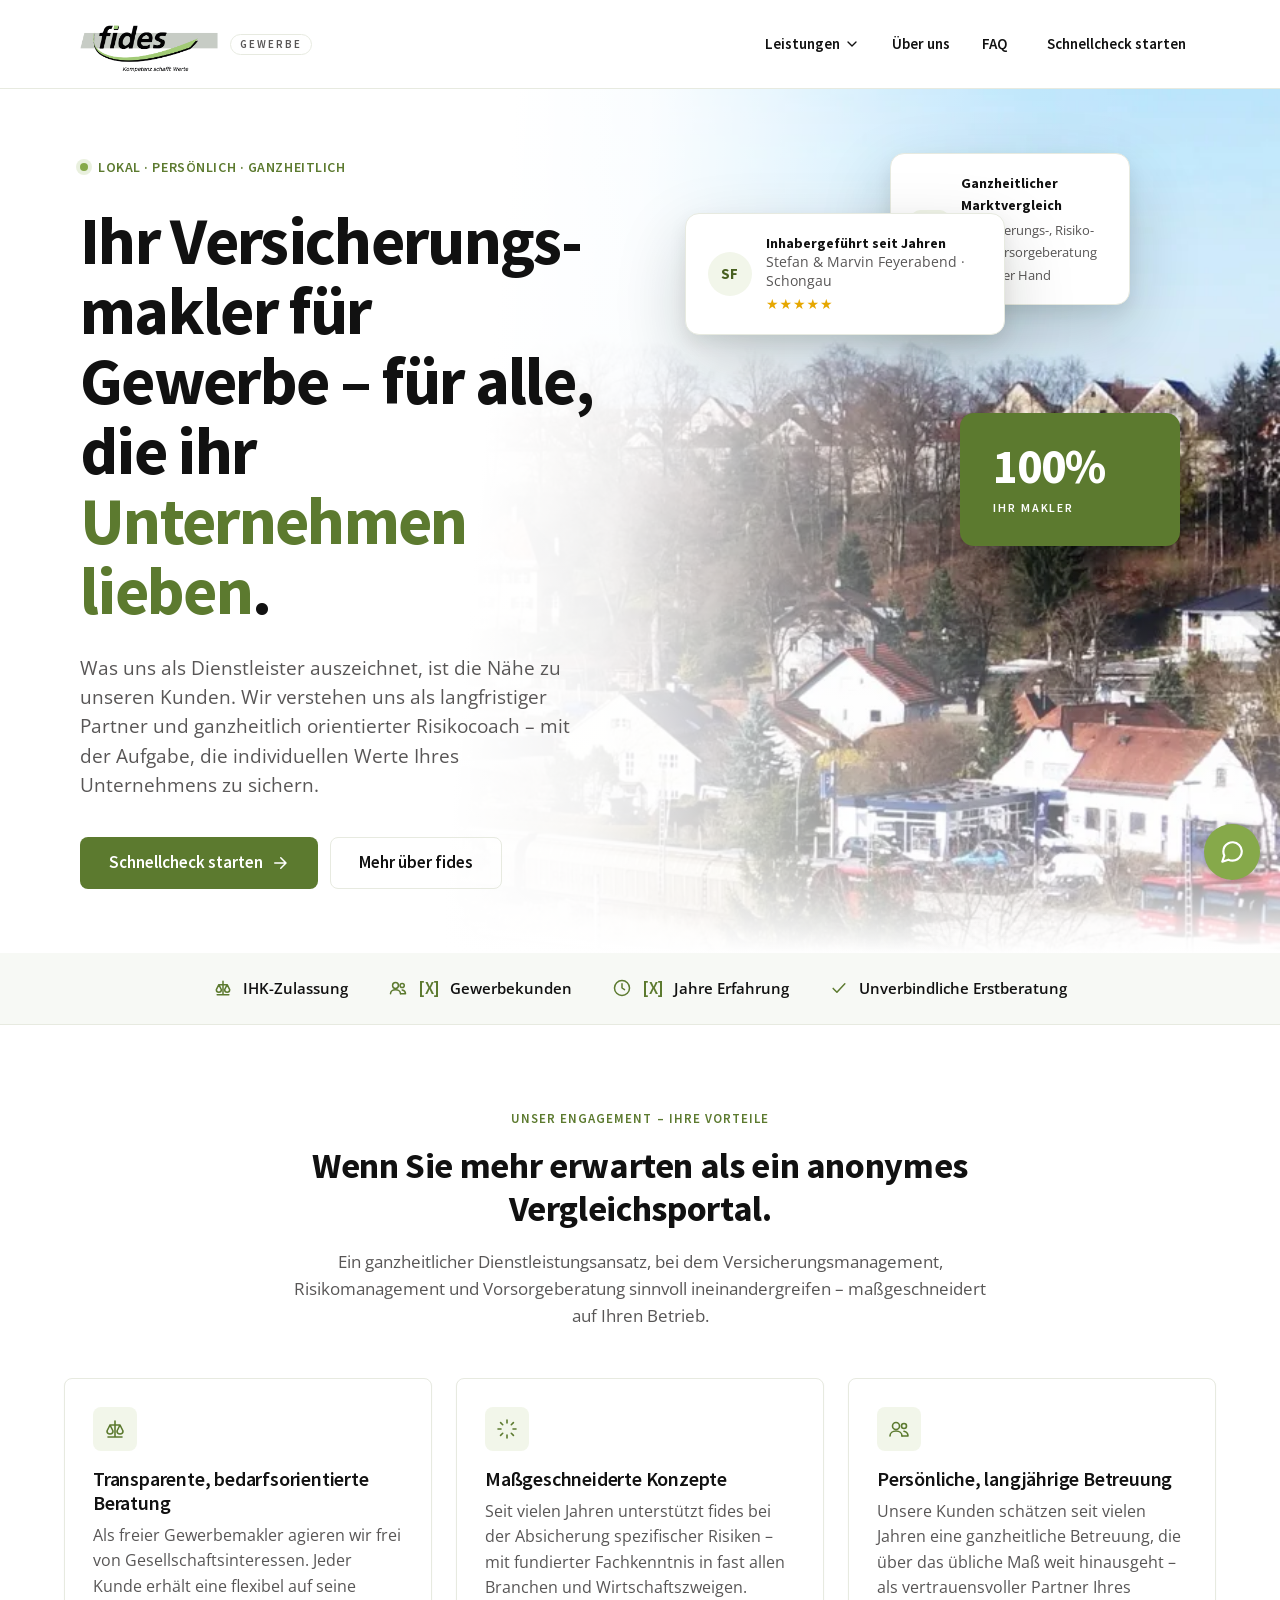
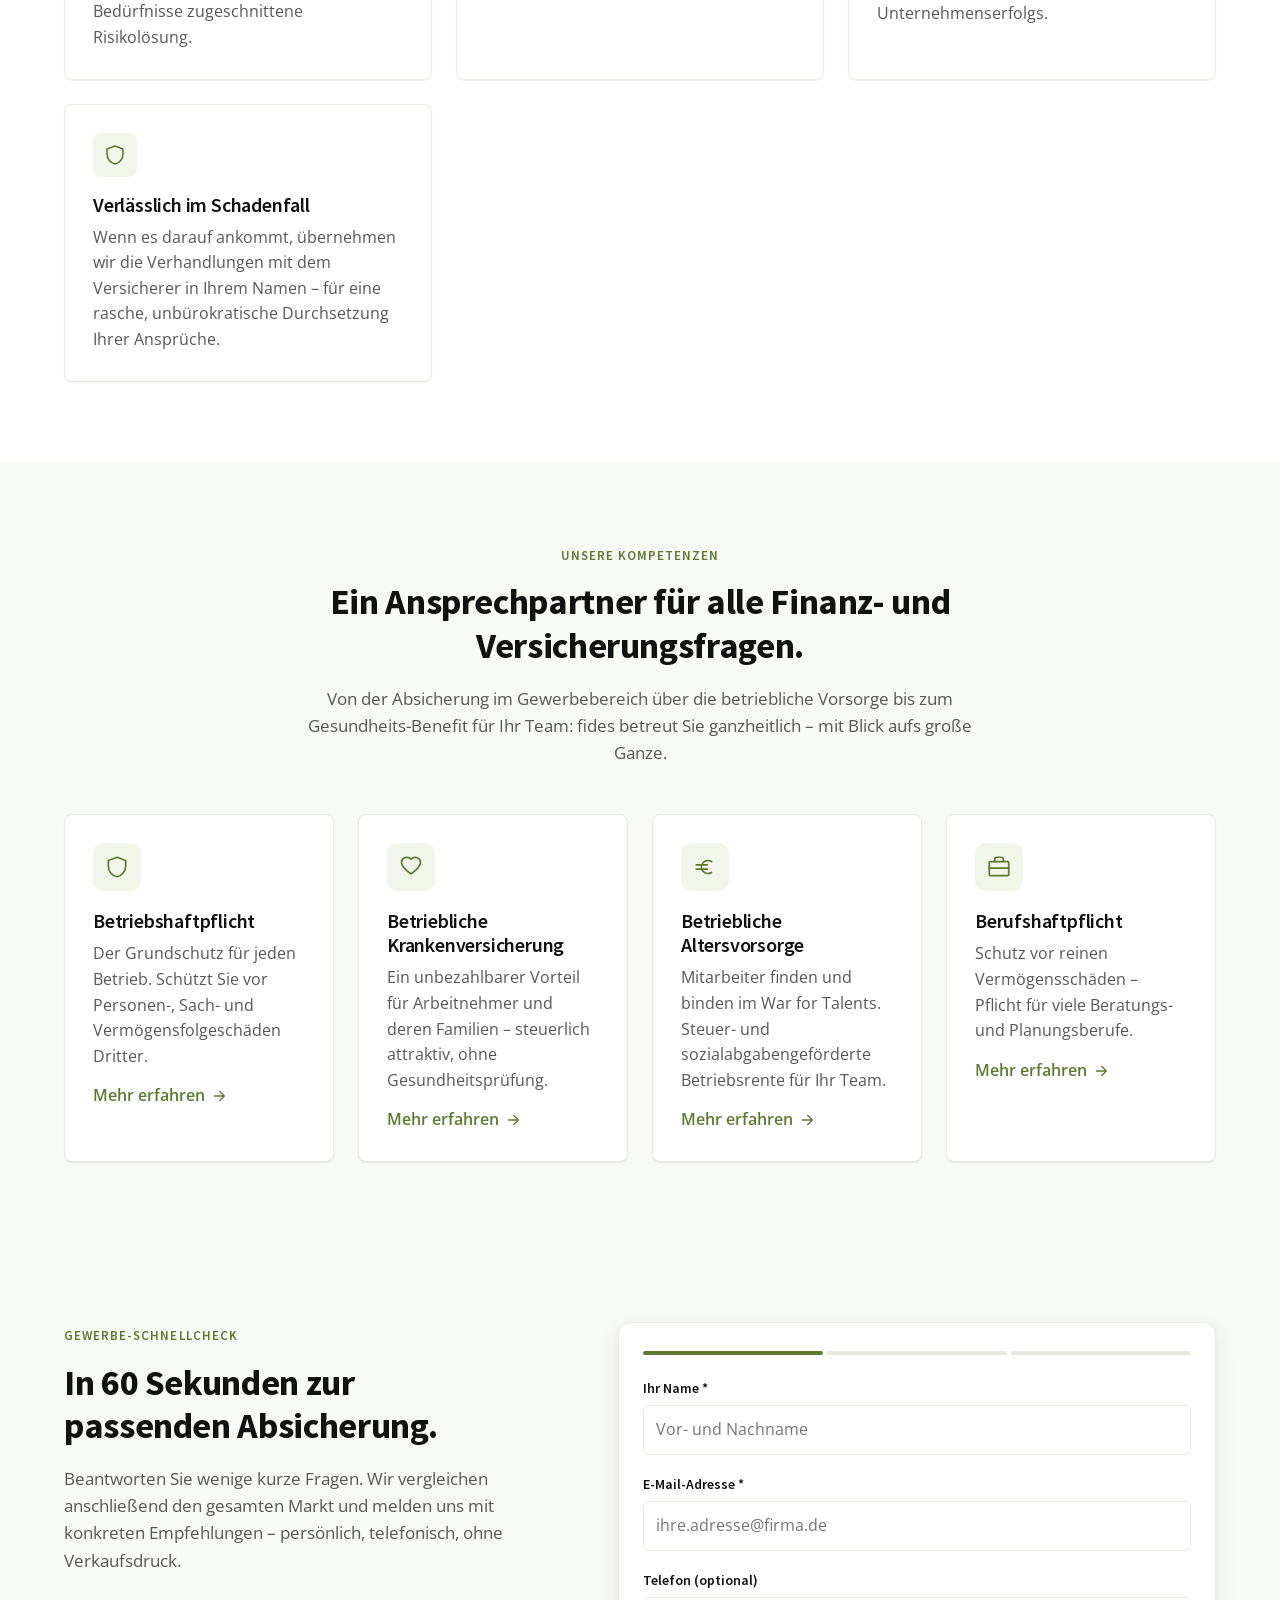
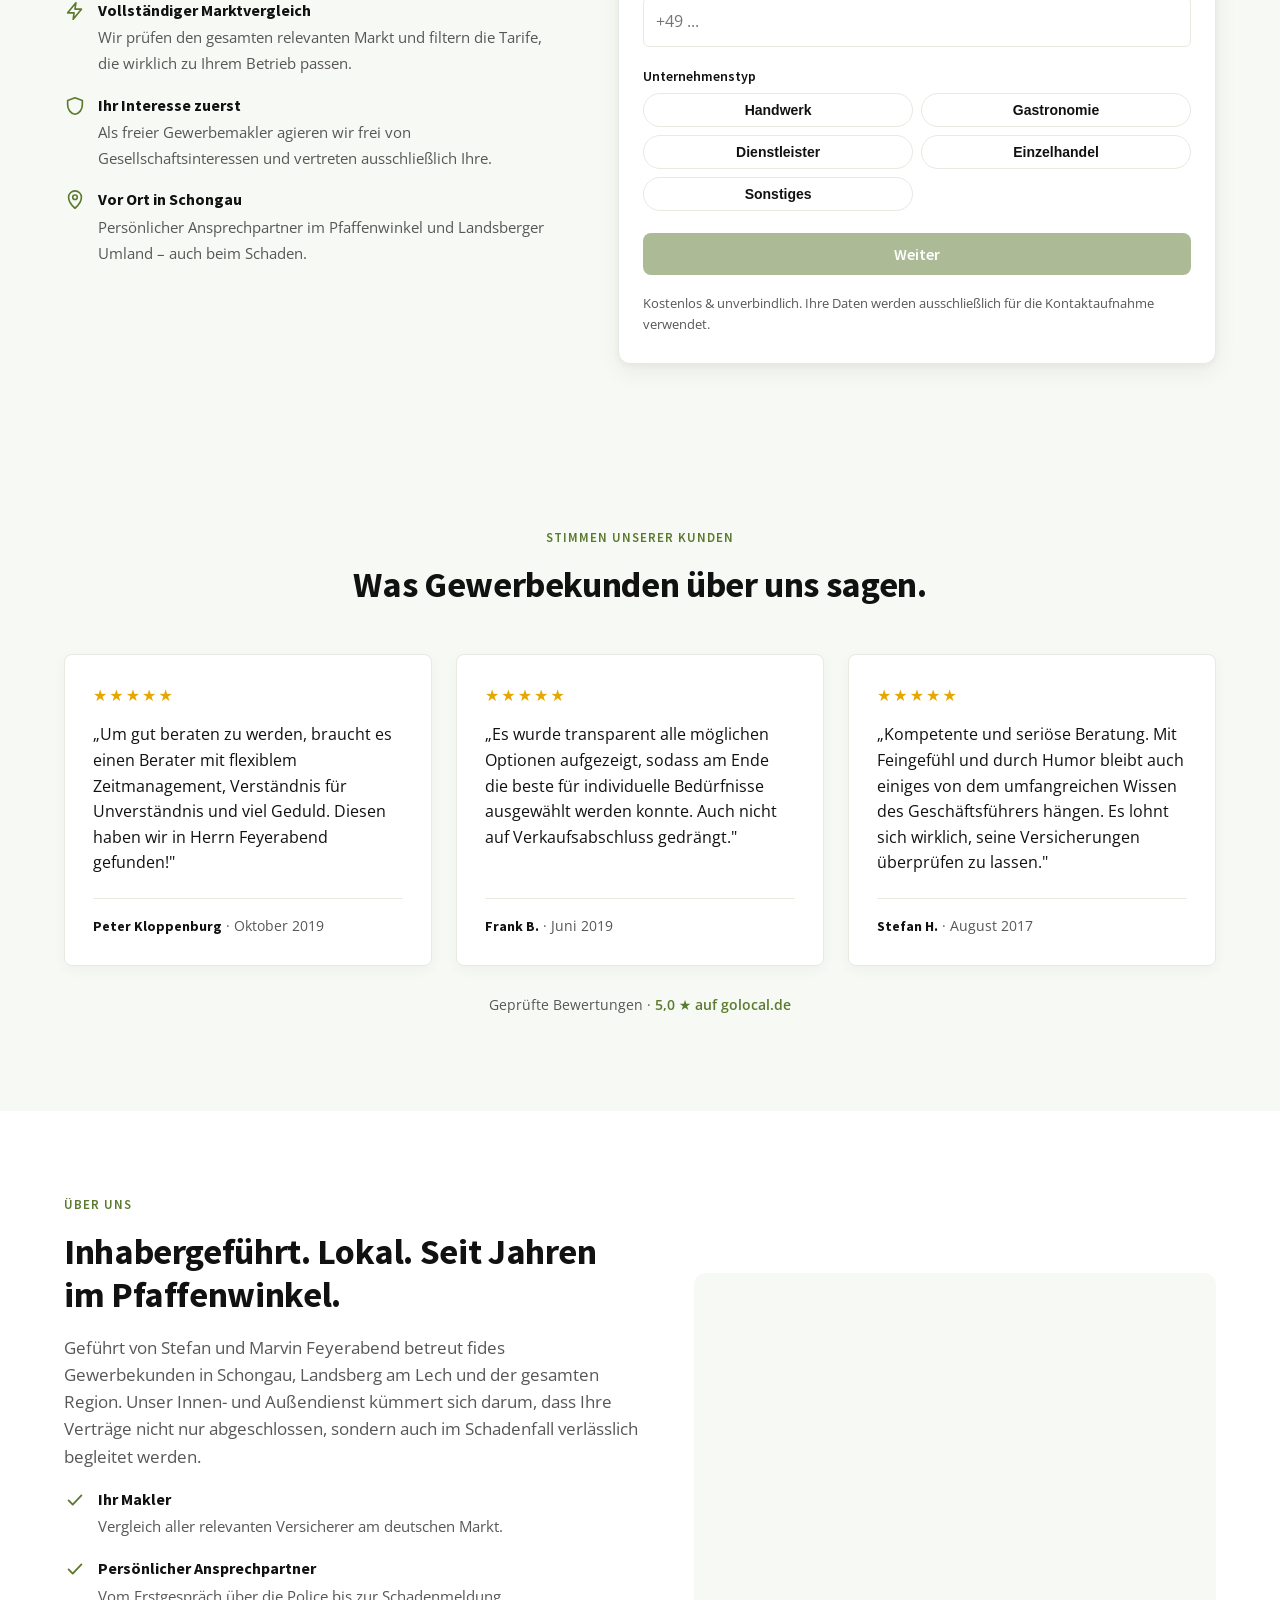
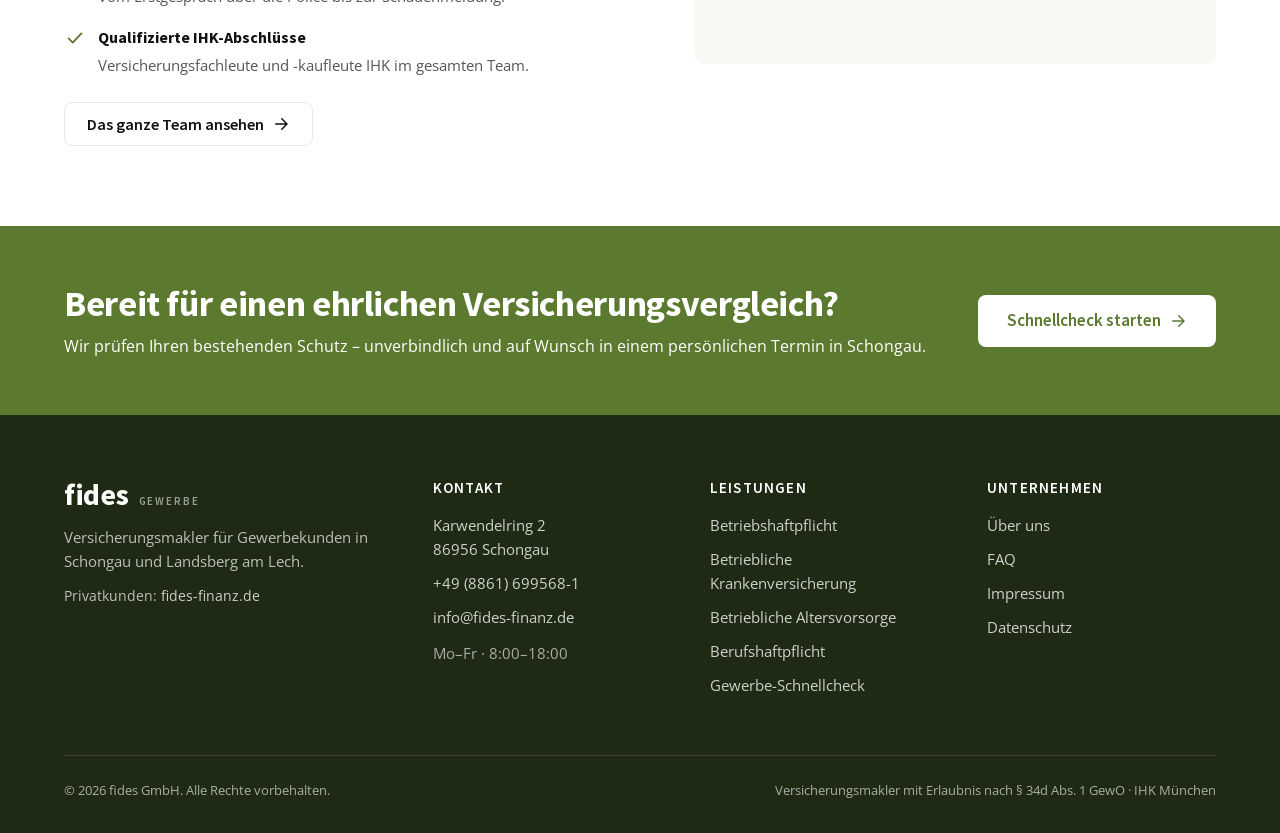
<file: index.html>
<!doctype html>
<html lang="de">
<head>
<meta charset="utf-8"/>
<meta name="viewport" content="width=device-width, initial-scale=1"/>
<link rel="icon" href="/shared/fides-logo.svg" type="image/svg+xml"/>
<link rel="apple-touch-icon" href="/shared/fides-logo.svg"/>
<meta name="theme-color" content="#5C7A2F"/>
<title>fides GmbH – Versicherungsmakler für Gewerbe in Schongau</title>
<meta name="description" content="Versicherungsmakler für Handwerk, Gastronomie, Dienstleister und Einzelhandel in Schongau und Landsberg am Lech. Schnellcheck in 60 Sekunden."/>
<link rel="canonical" href="https://fides-gewerbe.de/"/>
<meta property="og:type" content="website"/>
<meta property="og:site_name" content="fides GmbH — Gewerbe"/>
<meta property="og:url" content="https://fides-gewerbe.de/"/>
<meta property="og:title" content="fides GmbH – Versicherungsmakler für Gewerbe in Schongau"/>
<meta property="og:description" content="Versicherungsmakler für Handwerk, Gastronomie, Dienstleister und Einzelhandel in Schongau und Landsberg am Lech. Schnellcheck in 60 Sekunden."/>
<meta property="og:image" content="https://fides-gewerbe.de/shared/img/og-image.jpg"/>
<meta property="og:image:width" content="1200"/>
<meta property="og:image:height" content="630"/>
<meta property="og:locale" content="de_DE"/>
<meta name="twitter:card" content="summary_large_image"/>
<meta name="twitter:title" content="fides GmbH – Versicherungsmakler für Gewerbe in Schongau"/>
<meta name="twitter:description" content="Versicherungsmakler für Handwerk, Gastronomie, Dienstleister und Einzelhandel in Schongau und Landsberg am Lech. Schnellcheck in 60 Sekunden."/>
<meta name="twitter:image" content="https://fides-gewerbe.de/shared/img/og-image.jpg"/>
<link rel="preconnect" href="https://tally.so"/>
<link rel="preload" as="image" href="shared/img/schongau-hero.webp" fetchpriority="high" media="(min-width: 921px)"/>
<link rel="preload" as="image" href="shared/img/schongau-hero-sm.webp" fetchpriority="high" media="(max-width: 920px)"/>
<link rel="preload" as="font" href="shared/fonts/sourcesanspro-700.woff2" type="font/woff2" crossorigin>
<link rel="preload" as="font" href="shared/fonts/opensans.woff2" type="font/woff2" crossorigin>
<link rel="stylesheet" href="shared/styles.css"/>
<script type="application/ld+json">
{
  "@context": "https://schema.org",
  "@graph": [{
    "@type": ["LocalBusiness", "InsuranceAgency"],
    "@id": "https://fides-gewerbe.de/#business",
    "name": "fides GmbH",
    "description": "Versicherungsmakler für Gewerbekunden in Schongau und Landsberg am Lech.",
    "url": "https://fides-gewerbe.de",
    "sameAs": ["https://fides-finanz.de"],
    "telephone": "+4988616995681",
    "email": "info@fides-finanz.de",
    "address": {
      "@type": "PostalAddress",
      "streetAddress": "Karwendelring 2",
      "addressLocality": "Schongau",
      "postalCode": "86956",
      "addressCountry": "DE"
    },
    "geo": { "@type": "GeoCoordinates", "latitude": 47.8127, "longitude": 10.8998 },
    "openingHoursSpecification": [{
      "@type": "OpeningHoursSpecification",
      "dayOfWeek": ["Monday","Tuesday","Wednesday","Thursday","Friday"],
      "opens": "08:00", "closes": "18:00"
    }],
    "areaServed": [
      { "@type": "City", "name": "Schongau" },
      { "@type": "City", "name": "Landsberg am Lech" }
    ],
    "serviceType": ["Betriebshaftpflicht","Betriebliche Krankenversicherung","Betriebliche Altersvorsorge","Berufshaftpflicht"]
  }]
}
</script>
</head>
<body>
<div id="root"></div>

<script defer src="/shared/vendor/react-18.3.1.min.js"></script>
<script defer src="/shared/vendor/react-dom-18.3.1.min.js"></script>
<script defer src="shared/components.js"></script>

<script defer src="shared/pages/index.js"></script>
<script defer src="/shared/chatbot.js"></script>
</body>
</html>
</file>
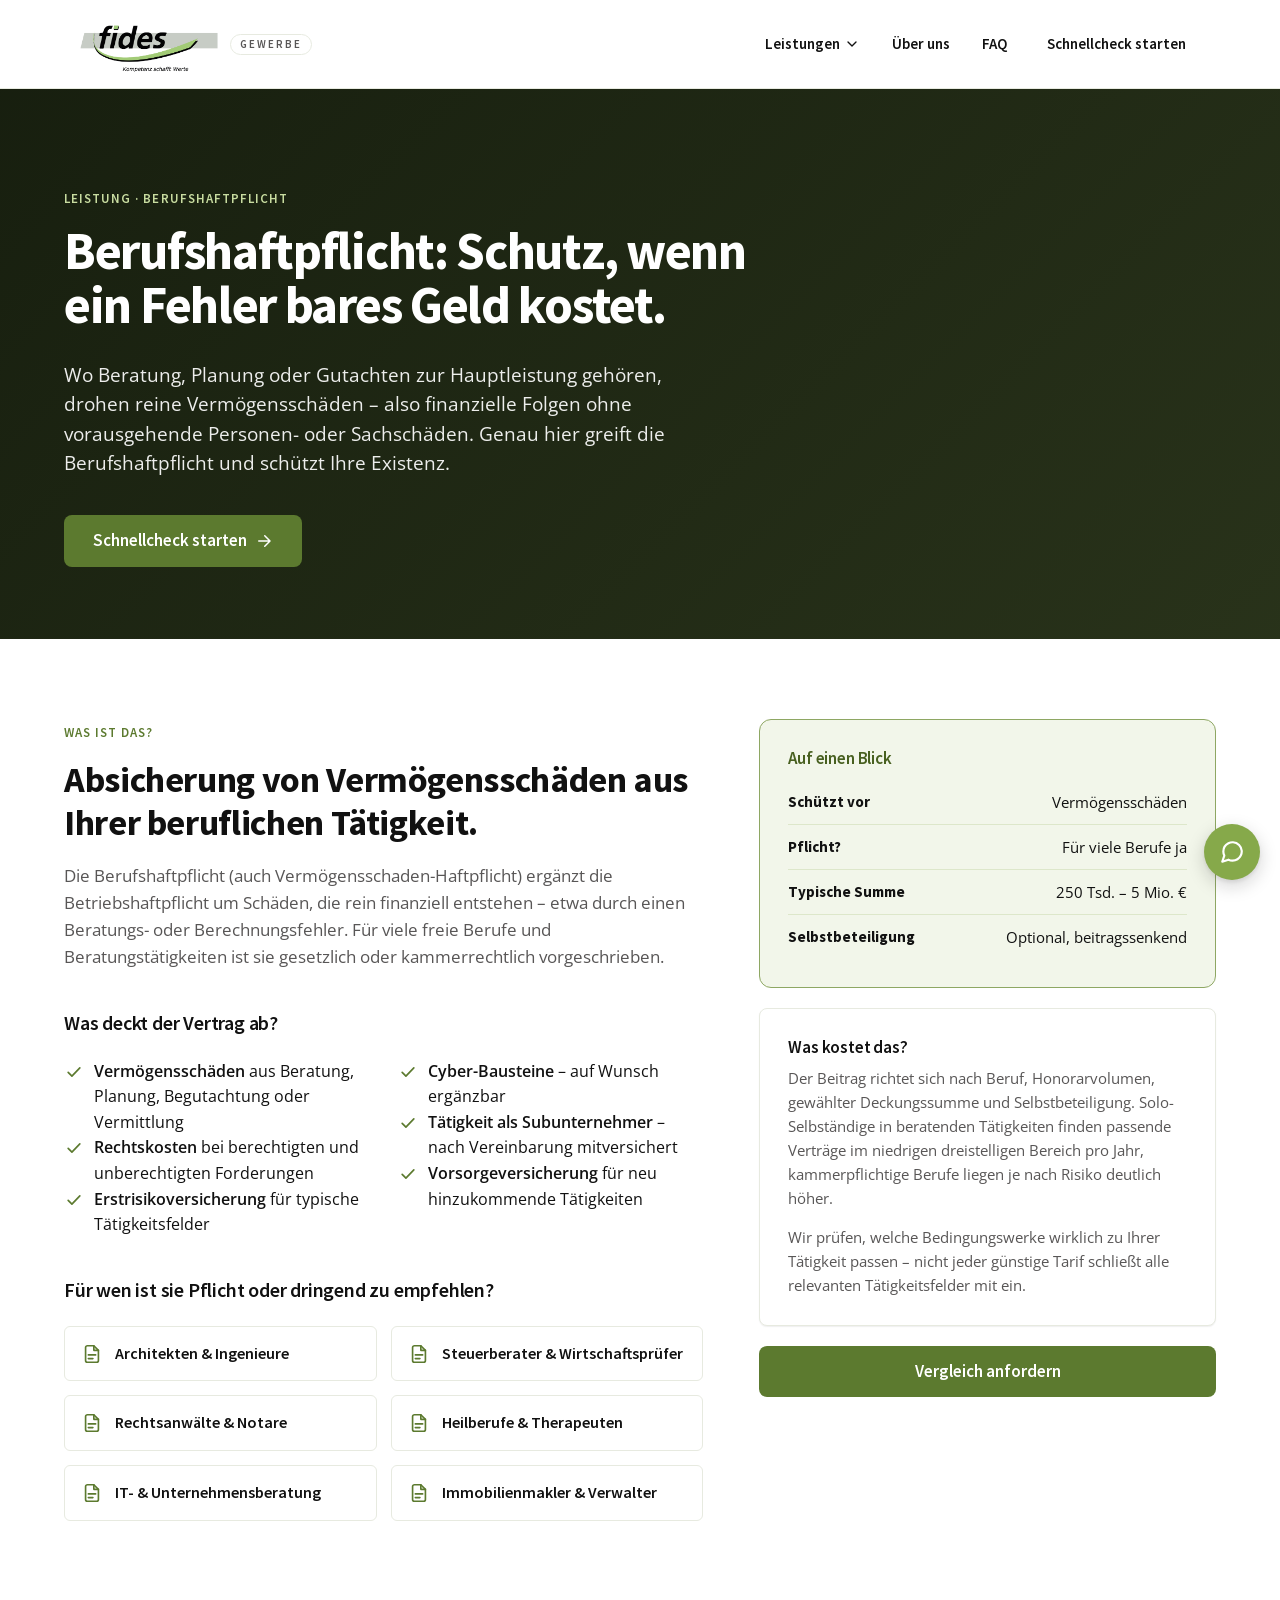
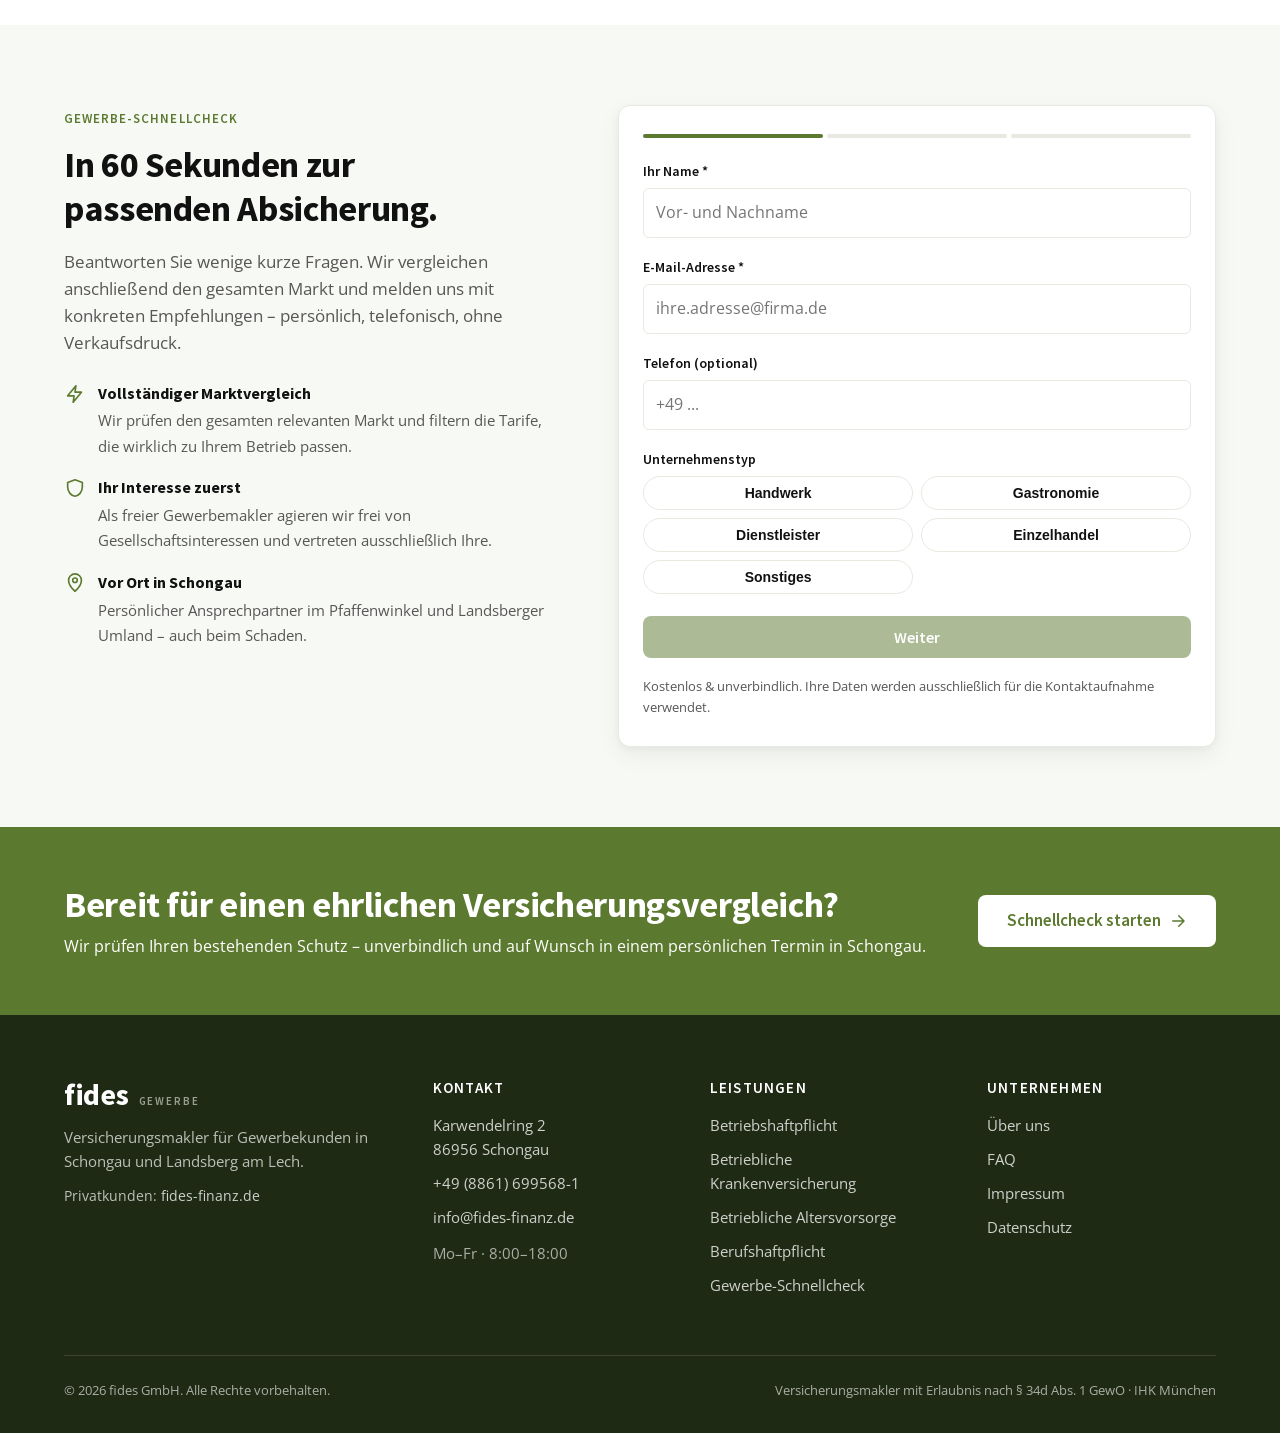
<file: berufshaftpflicht.html>
<!doctype html>
<html lang="de">
<head>
<meta charset="utf-8"/>
<meta name="viewport" content="width=device-width, initial-scale=1"/>
<link rel="icon" href="/shared/fides-logo.svg" type="image/svg+xml"/>
<link rel="apple-touch-icon" href="/shared/fides-logo.svg"/>
<meta name="theme-color" content="#5C7A2F"/>
<title>Berufshaftpflichtversicherung – fides GmbH Schongau</title>
<meta name="description" content="Berufshaftpflicht für Beratungs- und Planungsberufe: Architekten, Steuerberater, IT-Dienstleister und mehr. Marktvergleich aus Schongau."/>
<link rel="canonical" href="https://fides-gewerbe.de/berufshaftpflicht.html"/>
<meta property="og:type" content="website"/>
<meta property="og:site_name" content="fides GmbH — Gewerbe"/>
<meta property="og:url" content="https://fides-gewerbe.de/berufshaftpflicht.html"/>
<meta property="og:title" content="Berufshaftpflichtversicherung – fides GmbH Schongau"/>
<meta property="og:description" content="Berufshaftpflicht für Beratungs- und Planungsberufe: Architekten, Steuerberater, IT-Dienstleister und mehr. Marktvergleich aus Schongau."/>
<meta property="og:image" content="https://fides-gewerbe.de/shared/img/og-image.jpg"/>
<meta property="og:image:width" content="1200"/>
<meta property="og:image:height" content="630"/>
<meta property="og:locale" content="de_DE"/>
<meta name="twitter:card" content="summary_large_image"/>
<meta name="twitter:title" content="Berufshaftpflichtversicherung – fides GmbH Schongau"/>
<meta name="twitter:description" content="Berufshaftpflicht für Beratungs- und Planungsberufe: Architekten, Steuerberater, IT-Dienstleister und mehr. Marktvergleich aus Schongau."/>
<meta name="twitter:image" content="https://fides-gewerbe.de/shared/img/og-image.jpg"/><link rel="preconnect" href="https://tally.so"/>
<link rel="preload" as="font" href="shared/fonts/sourcesanspro-700.woff2" type="font/woff2" crossorigin>
<link rel="preload" as="font" href="shared/fonts/opensans.woff2" type="font/woff2" crossorigin>
<link rel="stylesheet" href="shared/styles.css"/>
</head>
<body>
<div id="root"></div>
<script defer src="/shared/vendor/react-18.3.1.min.js"></script>
<script defer src="/shared/vendor/react-dom-18.3.1.min.js"></script>
<script defer src="shared/components.js"></script>

<script defer src="shared/pages/berufshaftpflicht.js"></script>
<script defer src="/shared/chatbot.js"></script>
</body>
</html>
</file>
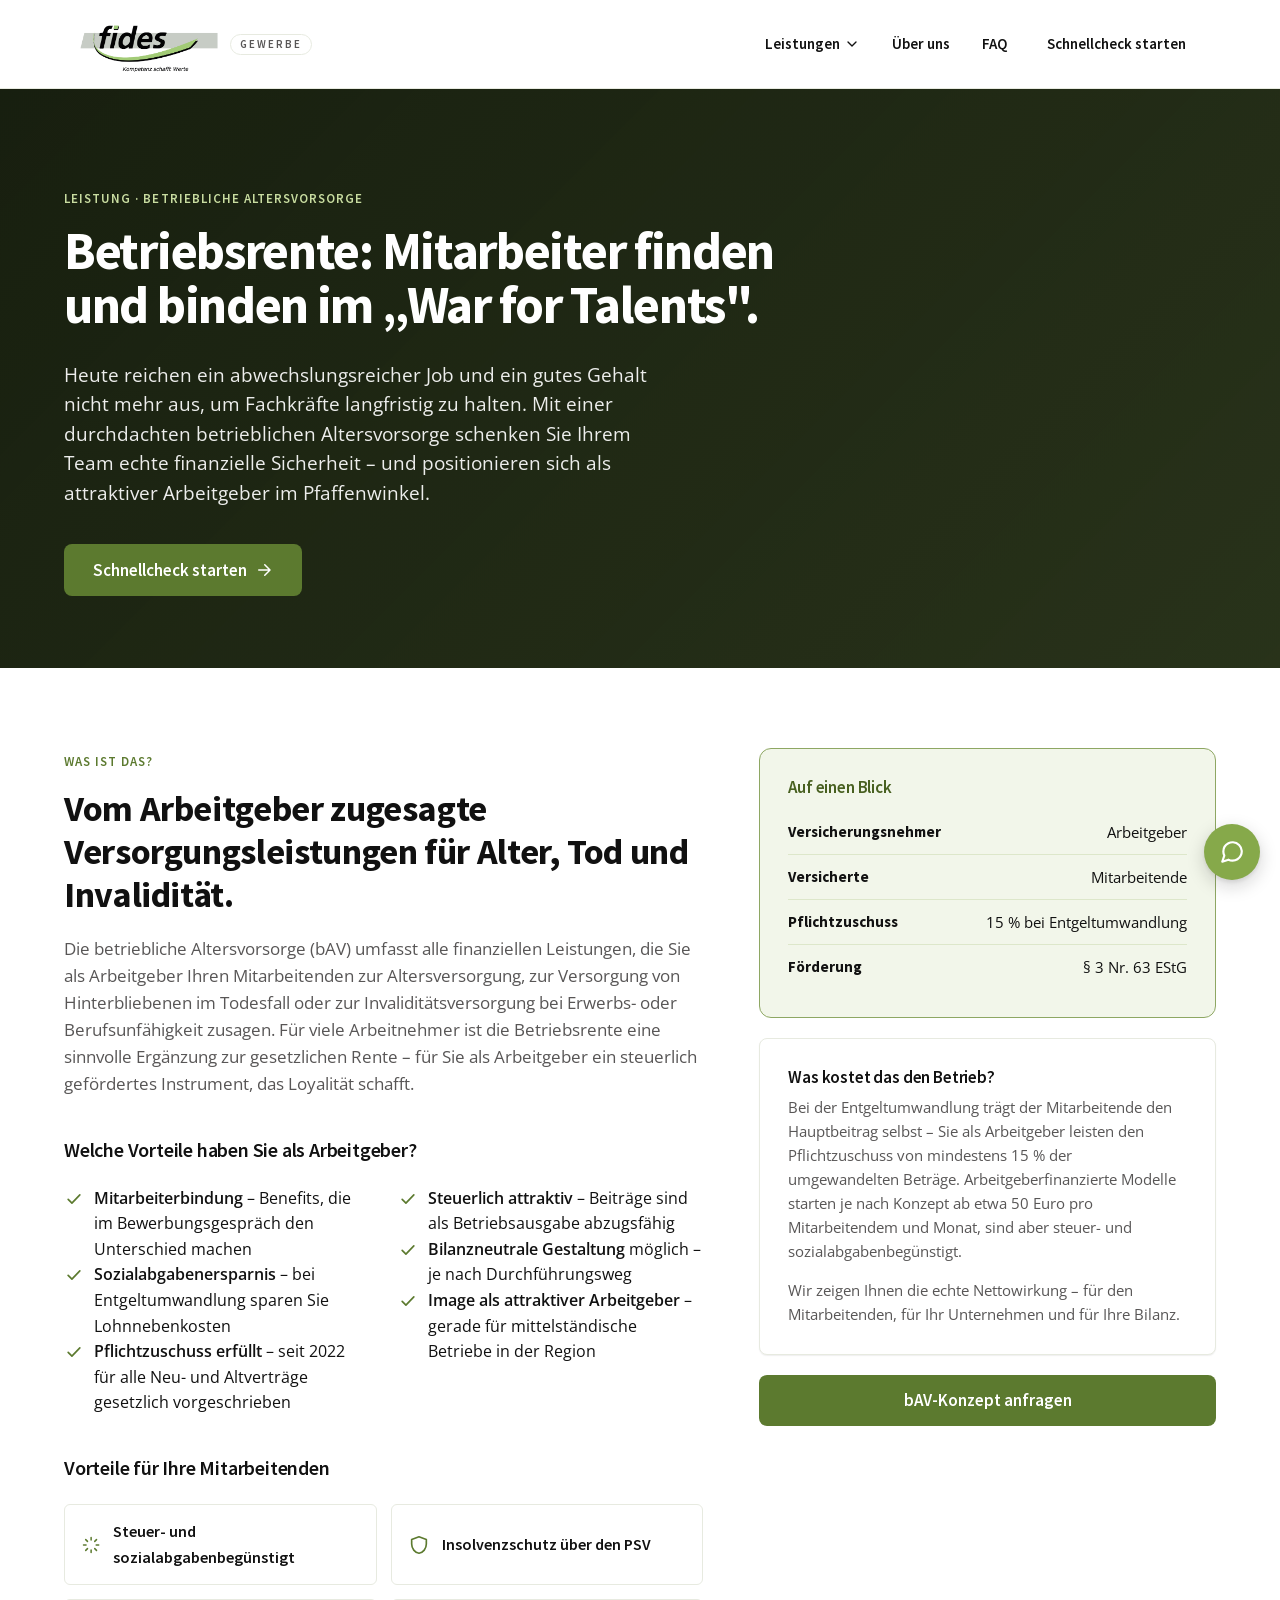
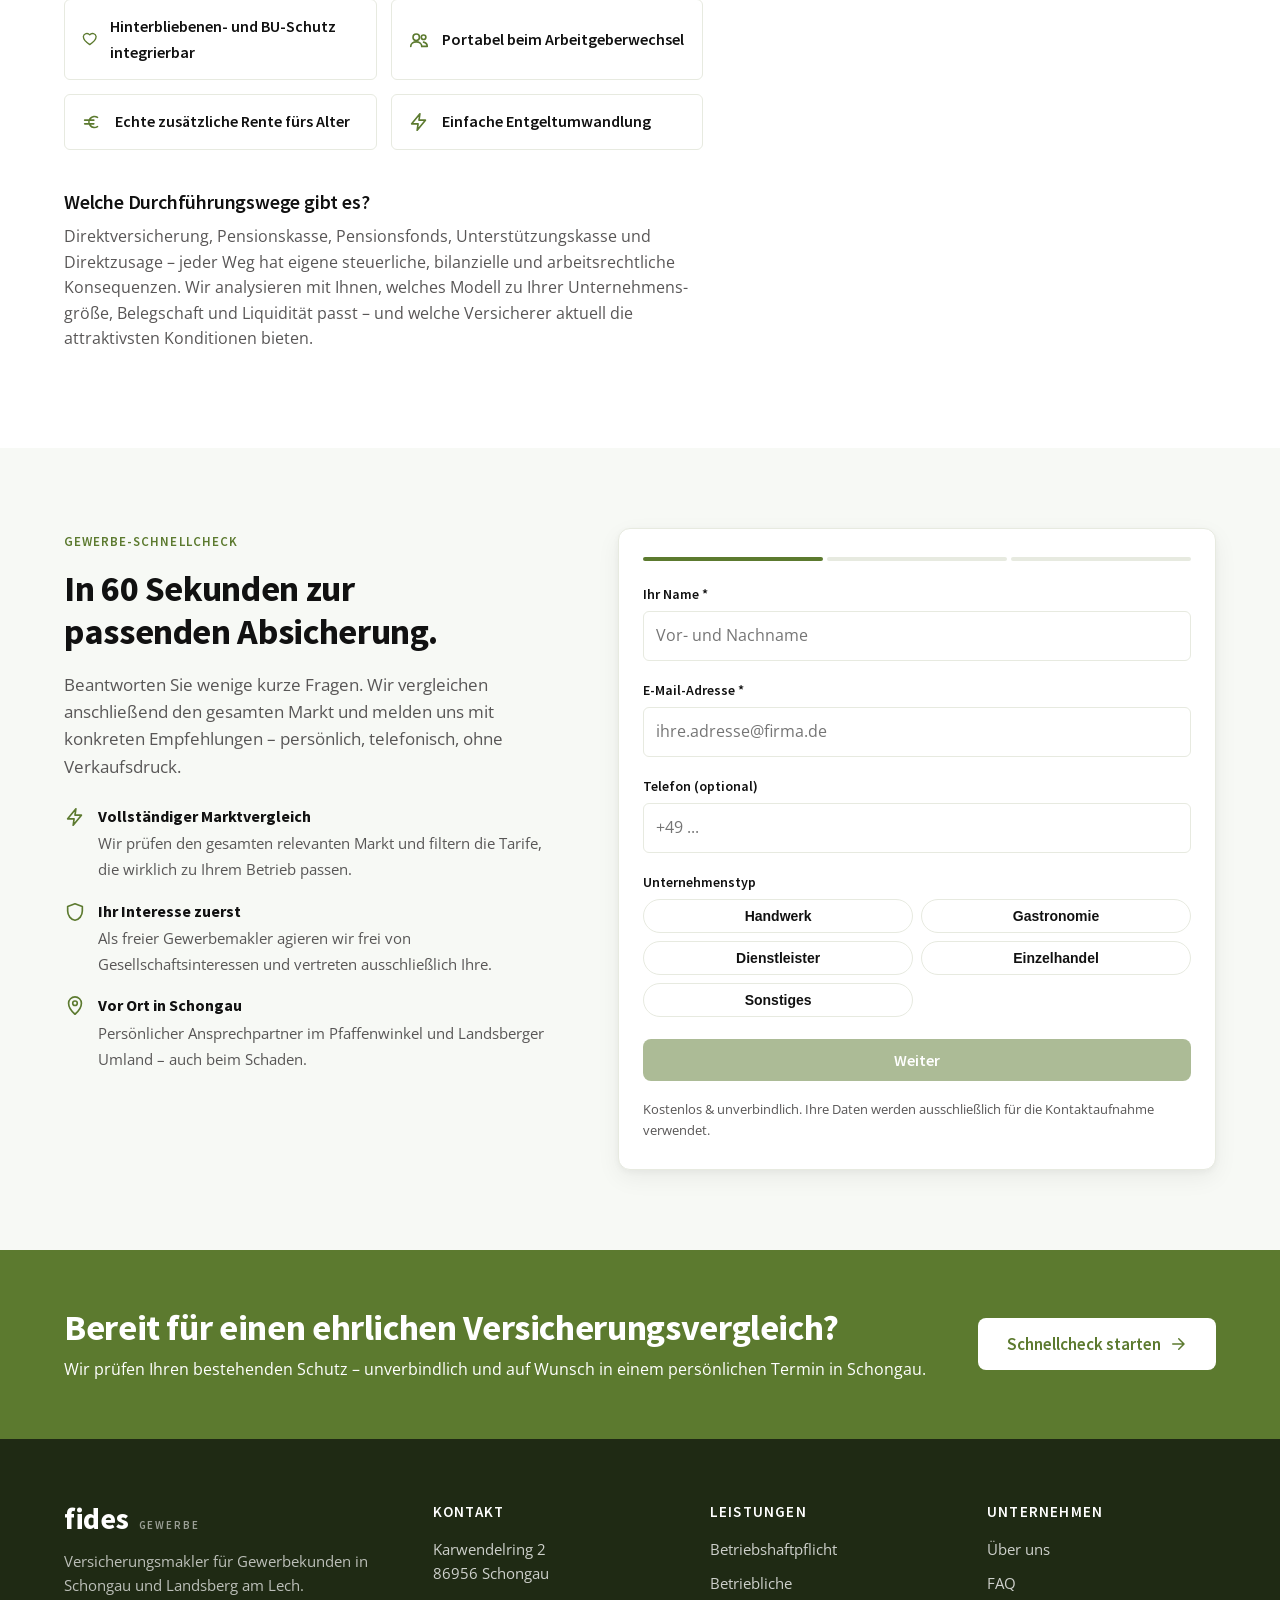
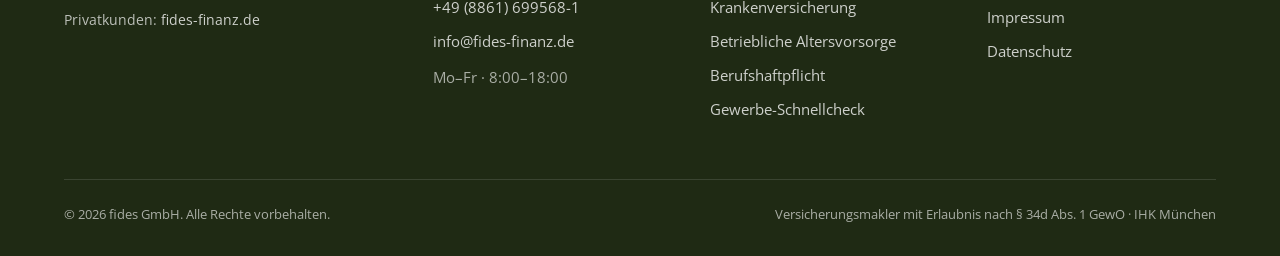
<file: betriebliche-altersvorsorge.html>
<!doctype html>
<html lang="de">
<head>
<meta charset="utf-8"/>
<meta name="viewport" content="width=device-width, initial-scale=1"/>
<link rel="icon" href="/shared/fides-logo.svg" type="image/svg+xml"/>
<link rel="apple-touch-icon" href="/shared/fides-logo.svg"/>
<meta name="theme-color" content="#5C7A2F"/>
<title>Betriebliche Altersvorsorge (bAV) – fides GmbH Schongau</title>
<meta name="description" content="Betriebliche Altersvorsorge (bAV) für Gewerbe und Mittelstand. Steuer- und sozialabgabengeförderte Betriebsrente – Marktvergleich durch Ihren Versicherungsmakler aus Schongau."/>
<link rel="canonical" href="https://fides-gewerbe.de/betriebliche-altersvorsorge.html"/>
<meta property="og:type" content="website"/>
<meta property="og:site_name" content="fides GmbH — Gewerbe"/>
<meta property="og:url" content="https://fides-gewerbe.de/betriebliche-altersvorsorge.html"/>
<meta property="og:title" content="Betriebliche Altersvorsorge (bAV) – fides GmbH Schongau"/>
<meta property="og:description" content="Betriebliche Altersvorsorge (bAV) für Gewerbe und Mittelstand. Steuer- und sozialabgabengeförderte Betriebsrente – Marktvergleich durch Ihren Versicherungsmakler aus Schongau."/>
<meta property="og:image" content="https://fides-gewerbe.de/shared/img/og-image.jpg"/>
<meta property="og:image:width" content="1200"/>
<meta property="og:image:height" content="630"/>
<meta property="og:locale" content="de_DE"/>
<meta name="twitter:card" content="summary_large_image"/>
<meta name="twitter:title" content="Betriebliche Altersvorsorge (bAV) – fides GmbH Schongau"/>
<meta name="twitter:description" content="Betriebliche Altersvorsorge (bAV) für Gewerbe und Mittelstand. Steuer- und sozialabgabengeförderte Betriebsrente – Marktvergleich durch Ihren Versicherungsmakler aus Schongau."/>
<meta name="twitter:image" content="https://fides-gewerbe.de/shared/img/og-image.jpg"/><link rel="preconnect" href="https://tally.so"/>
<link rel="preload" as="font" href="shared/fonts/sourcesanspro-700.woff2" type="font/woff2" crossorigin>
<link rel="preload" as="font" href="shared/fonts/opensans.woff2" type="font/woff2" crossorigin>
<link rel="stylesheet" href="shared/styles.css"/>
</head>
<body>
<div id="root"></div>
<script defer src="/shared/vendor/react-18.3.1.min.js"></script>
<script defer src="/shared/vendor/react-dom-18.3.1.min.js"></script>
<script defer src="shared/components.js"></script>

<script defer src="shared/pages/betriebliche-altersvorsorge.js"></script>
<script defer src="/shared/chatbot.js"></script>
</body>
</html>
</file>
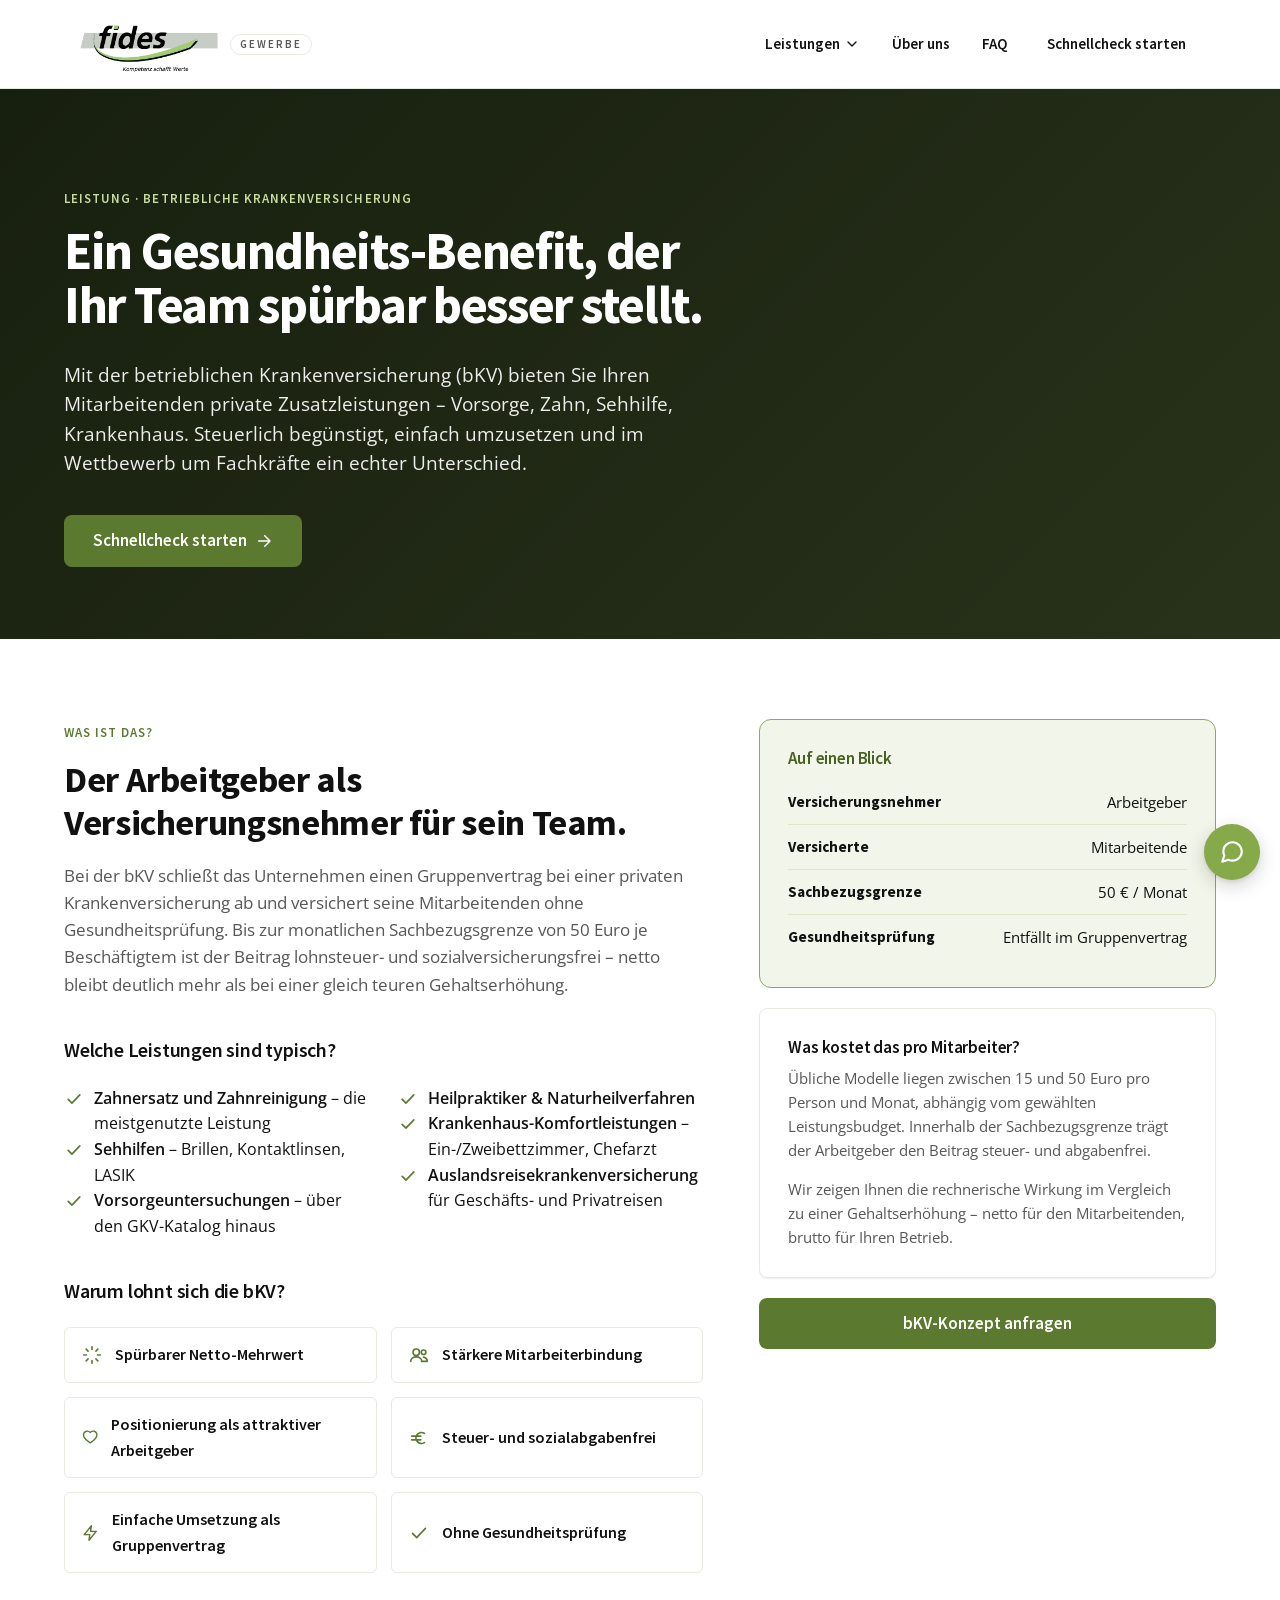
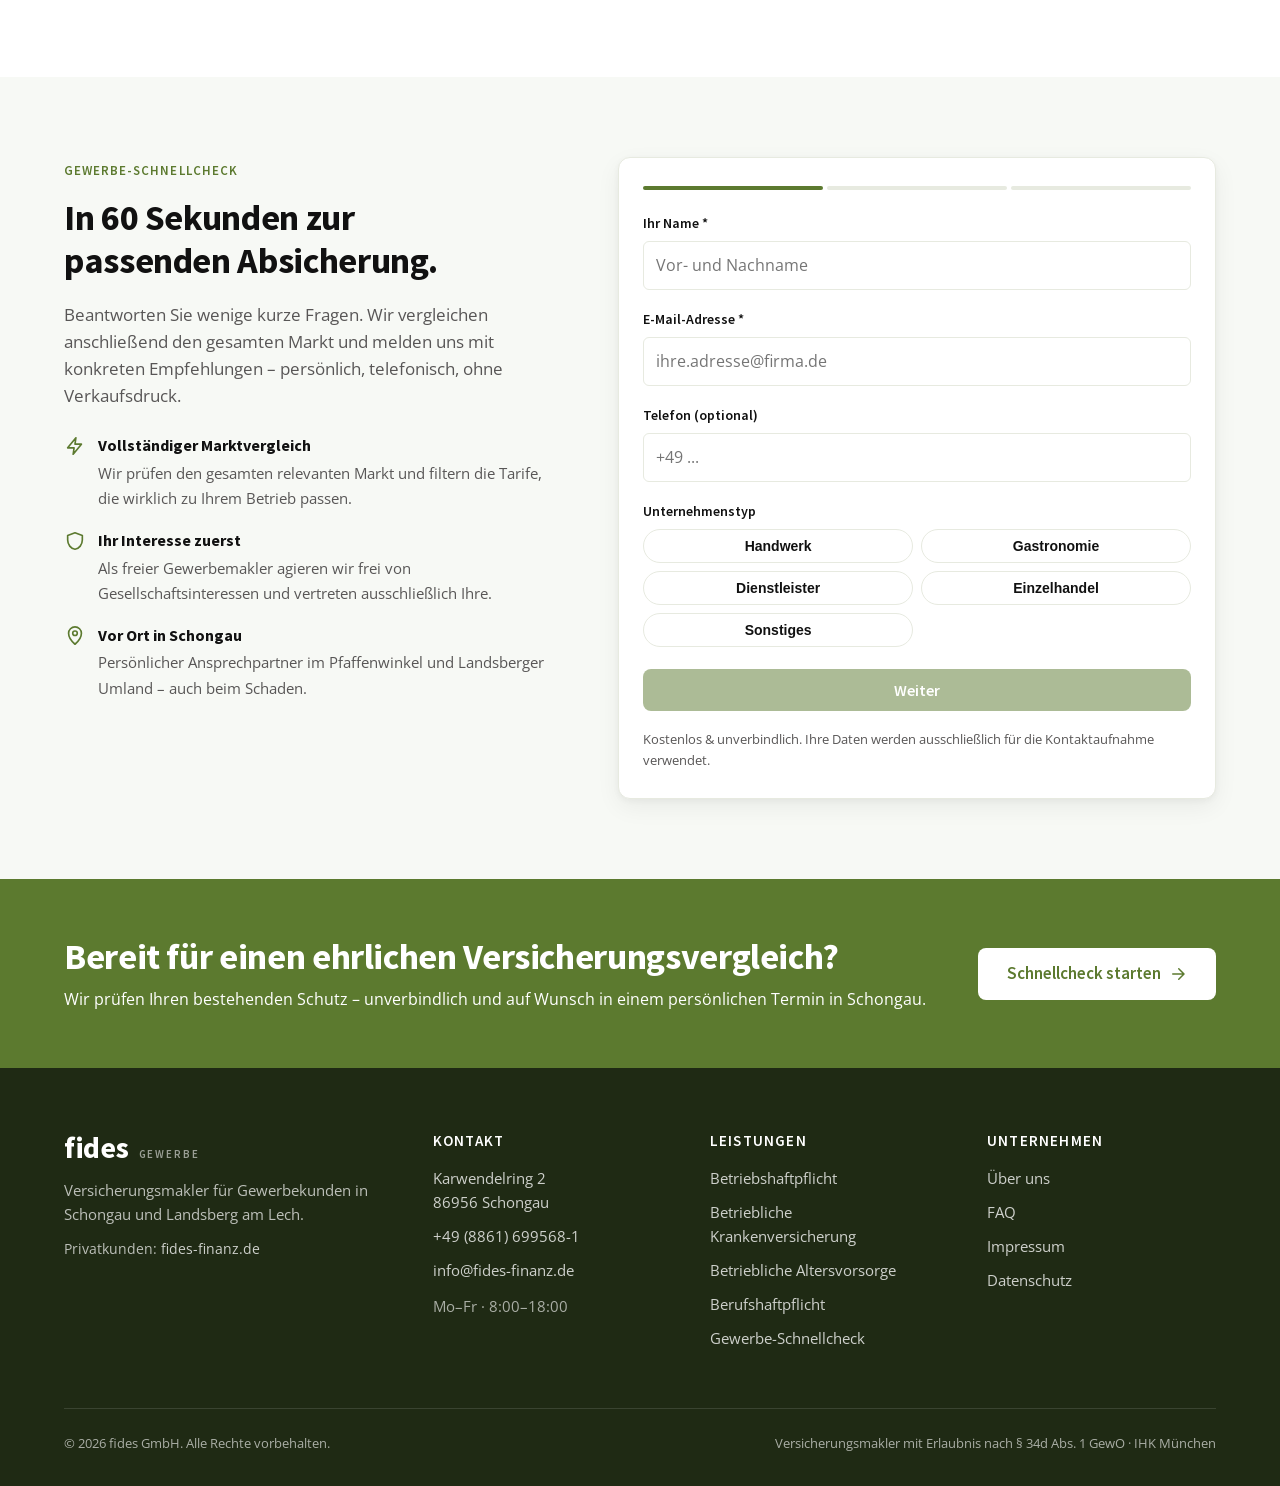
<file: betriebliche-krankenversicherung.html>
<!doctype html>
<html lang="de">
<head>
<meta charset="utf-8"/>
<meta name="viewport" content="width=device-width, initial-scale=1"/>
<link rel="icon" href="/shared/fides-logo.svg" type="image/svg+xml"/>
<link rel="apple-touch-icon" href="/shared/fides-logo.svg"/>
<meta name="theme-color" content="#5C7A2F"/>
<title>Betriebliche Krankenversicherung (bKV) – fides GmbH Schongau</title>
<meta name="description" content="Betriebliche Krankenversicherung als steuerbegünstigter Gesundheits-Benefit. Beratung und Marktvergleich durch Ihren Versicherungsmakler in Schongau."/>
<link rel="canonical" href="https://fides-gewerbe.de/betriebliche-krankenversicherung.html"/>
<meta property="og:type" content="website"/>
<meta property="og:site_name" content="fides GmbH — Gewerbe"/>
<meta property="og:url" content="https://fides-gewerbe.de/betriebliche-krankenversicherung.html"/>
<meta property="og:title" content="Betriebliche Krankenversicherung (bKV) – fides GmbH Schongau"/>
<meta property="og:description" content="Betriebliche Krankenversicherung als steuerbegünstigter Gesundheits-Benefit. Beratung und Marktvergleich durch Ihren Versicherungsmakler in Schongau."/>
<meta property="og:image" content="https://fides-gewerbe.de/shared/img/og-image.jpg"/>
<meta property="og:image:width" content="1200"/>
<meta property="og:image:height" content="630"/>
<meta property="og:locale" content="de_DE"/>
<meta name="twitter:card" content="summary_large_image"/>
<meta name="twitter:title" content="Betriebliche Krankenversicherung (bKV) – fides GmbH Schongau"/>
<meta name="twitter:description" content="Betriebliche Krankenversicherung als steuerbegünstigter Gesundheits-Benefit. Beratung und Marktvergleich durch Ihren Versicherungsmakler in Schongau."/>
<meta name="twitter:image" content="https://fides-gewerbe.de/shared/img/og-image.jpg"/><link rel="preconnect" href="https://tally.so"/>
<link rel="preload" as="font" href="shared/fonts/sourcesanspro-700.woff2" type="font/woff2" crossorigin>
<link rel="preload" as="font" href="shared/fonts/opensans.woff2" type="font/woff2" crossorigin>
<link rel="stylesheet" href="shared/styles.css"/>
</head>
<body>
<div id="root"></div>
<script defer src="/shared/vendor/react-18.3.1.min.js"></script>
<script defer src="/shared/vendor/react-dom-18.3.1.min.js"></script>
<script defer src="shared/components.js"></script>

<script defer src="shared/pages/betriebliche-krankenversicherung.js"></script>
<script defer src="/shared/chatbot.js"></script>
</body>
</html>
</file>
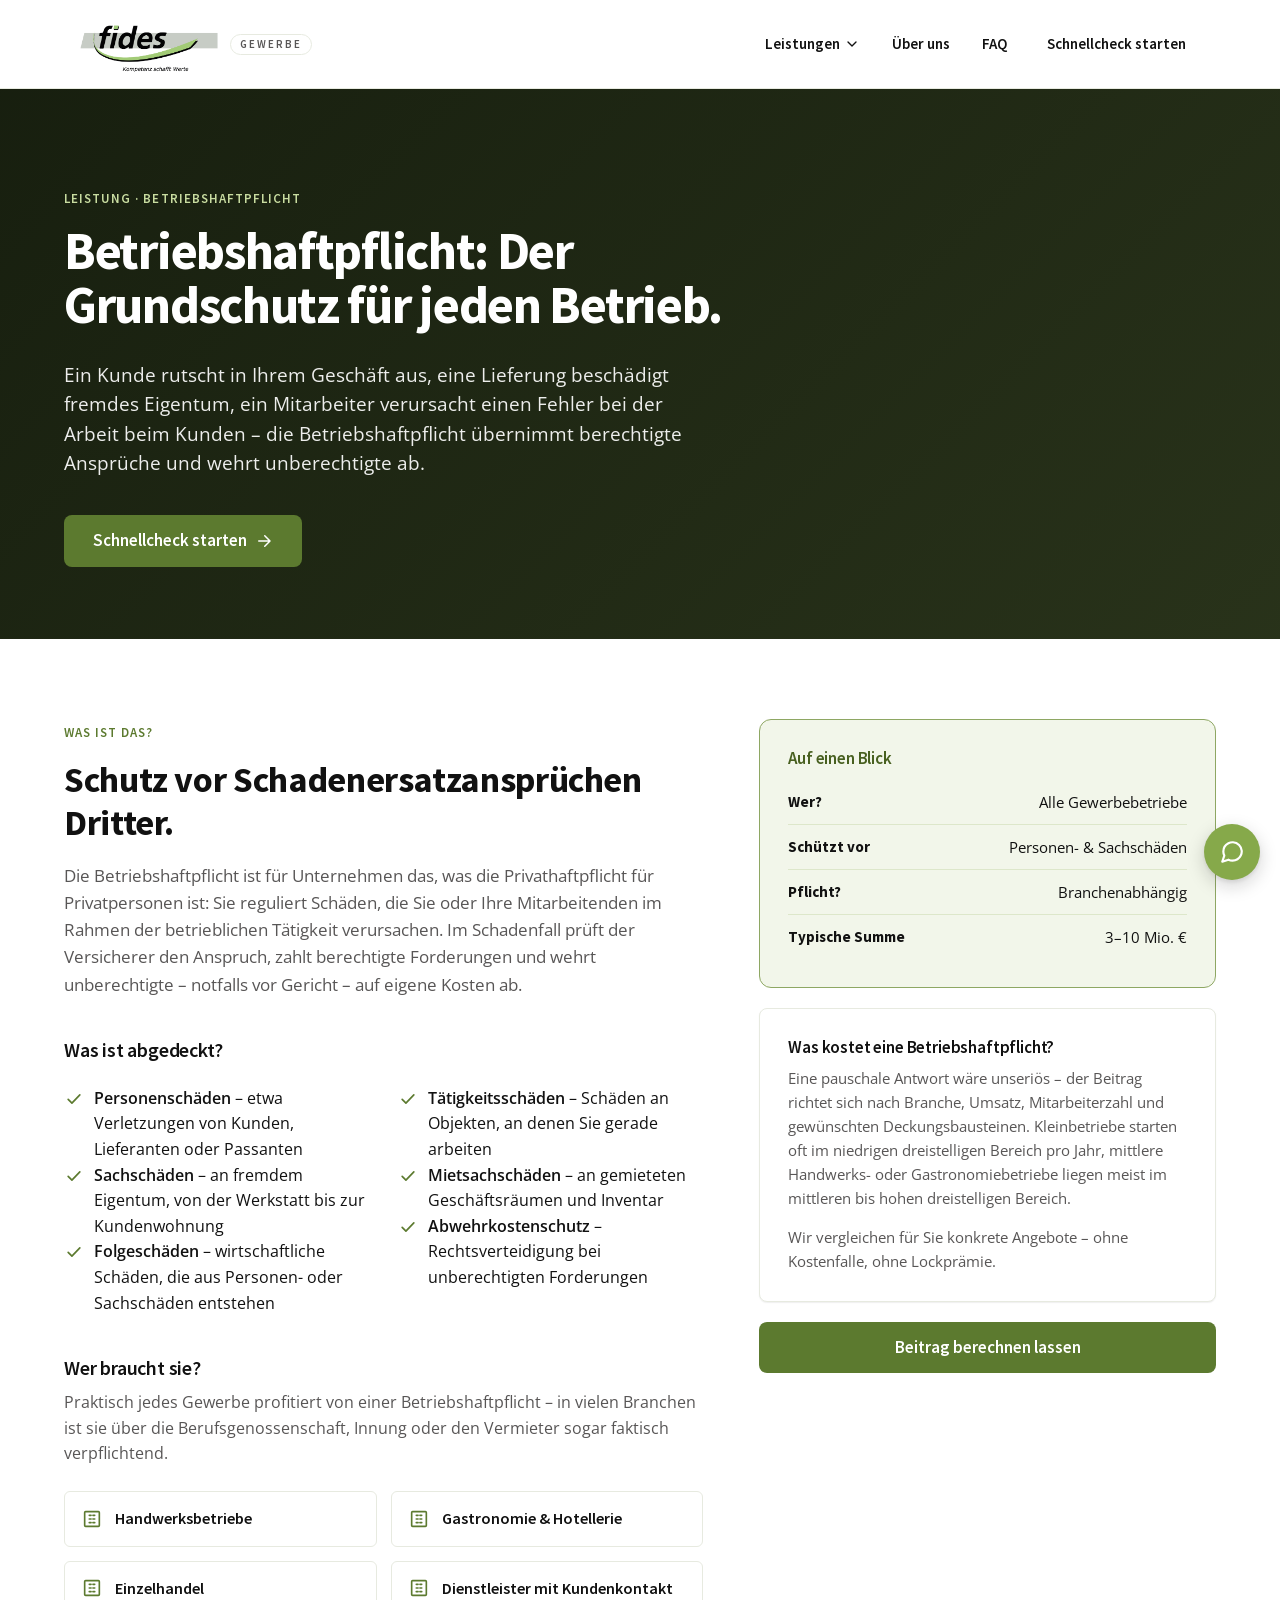
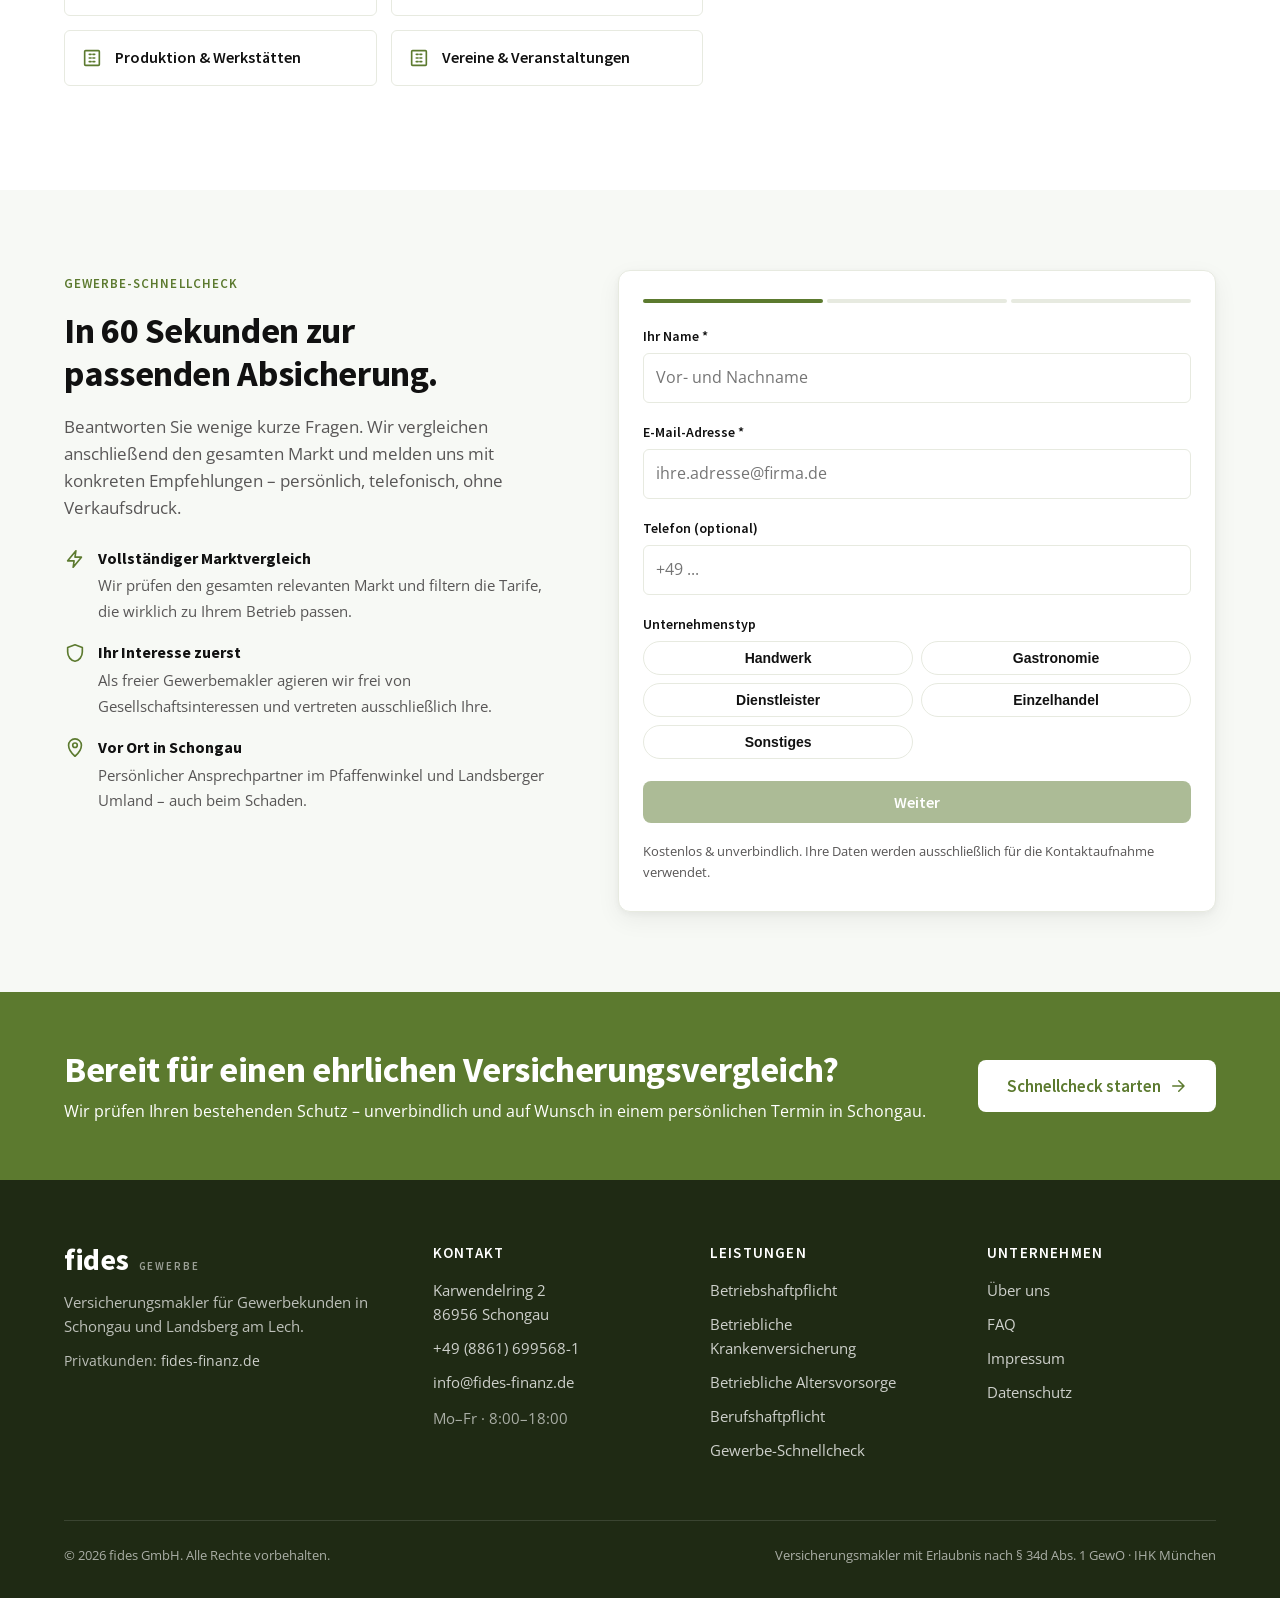
<file: betriebshaftpflicht.html>
<!doctype html>
<html lang="de">
<head>
<meta charset="utf-8"/>
<meta name="viewport" content="width=device-width, initial-scale=1"/>
<link rel="icon" href="/shared/fides-logo.svg" type="image/svg+xml"/>
<link rel="apple-touch-icon" href="/shared/fides-logo.svg"/>
<meta name="theme-color" content="#5C7A2F"/>
<title>Betriebshaftpflicht für Gewerbe – fides GmbH Schongau</title>
<meta name="description" content="Betriebshaftpflichtversicherung für Handwerk, Gastronomie, Dienstleister und Einzelhandel. Marktvergleich durch Ihren Versicherungsmakler aus Schongau."/>
<link rel="canonical" href="https://fides-gewerbe.de/betriebshaftpflicht.html"/>
<meta property="og:type" content="website"/>
<meta property="og:site_name" content="fides GmbH — Gewerbe"/>
<meta property="og:url" content="https://fides-gewerbe.de/betriebshaftpflicht.html"/>
<meta property="og:title" content="Betriebshaftpflicht für Gewerbe – fides GmbH Schongau"/>
<meta property="og:description" content="Betriebshaftpflichtversicherung für Handwerk, Gastronomie, Dienstleister und Einzelhandel. Marktvergleich durch Ihren Versicherungsmakler aus Schongau."/>
<meta property="og:image" content="https://fides-gewerbe.de/shared/img/og-image.jpg"/>
<meta property="og:image:width" content="1200"/>
<meta property="og:image:height" content="630"/>
<meta property="og:locale" content="de_DE"/>
<meta name="twitter:card" content="summary_large_image"/>
<meta name="twitter:title" content="Betriebshaftpflicht für Gewerbe – fides GmbH Schongau"/>
<meta name="twitter:description" content="Betriebshaftpflichtversicherung für Handwerk, Gastronomie, Dienstleister und Einzelhandel. Marktvergleich durch Ihren Versicherungsmakler aus Schongau."/>
<meta name="twitter:image" content="https://fides-gewerbe.de/shared/img/og-image.jpg"/><link rel="preconnect" href="https://tally.so"/>
<link rel="preload" as="font" href="shared/fonts/sourcesanspro-700.woff2" type="font/woff2" crossorigin>
<link rel="preload" as="font" href="shared/fonts/opensans.woff2" type="font/woff2" crossorigin>
<link rel="stylesheet" href="shared/styles.css"/>
</head>
<body>
<div id="root"></div>
<script defer src="/shared/vendor/react-18.3.1.min.js"></script>
<script defer src="/shared/vendor/react-dom-18.3.1.min.js"></script>
<script defer src="shared/components.js"></script>

<script defer src="shared/pages/betriebshaftpflicht.js"></script>
<script defer src="/shared/chatbot.js"></script>
</body>
</html>
</file>
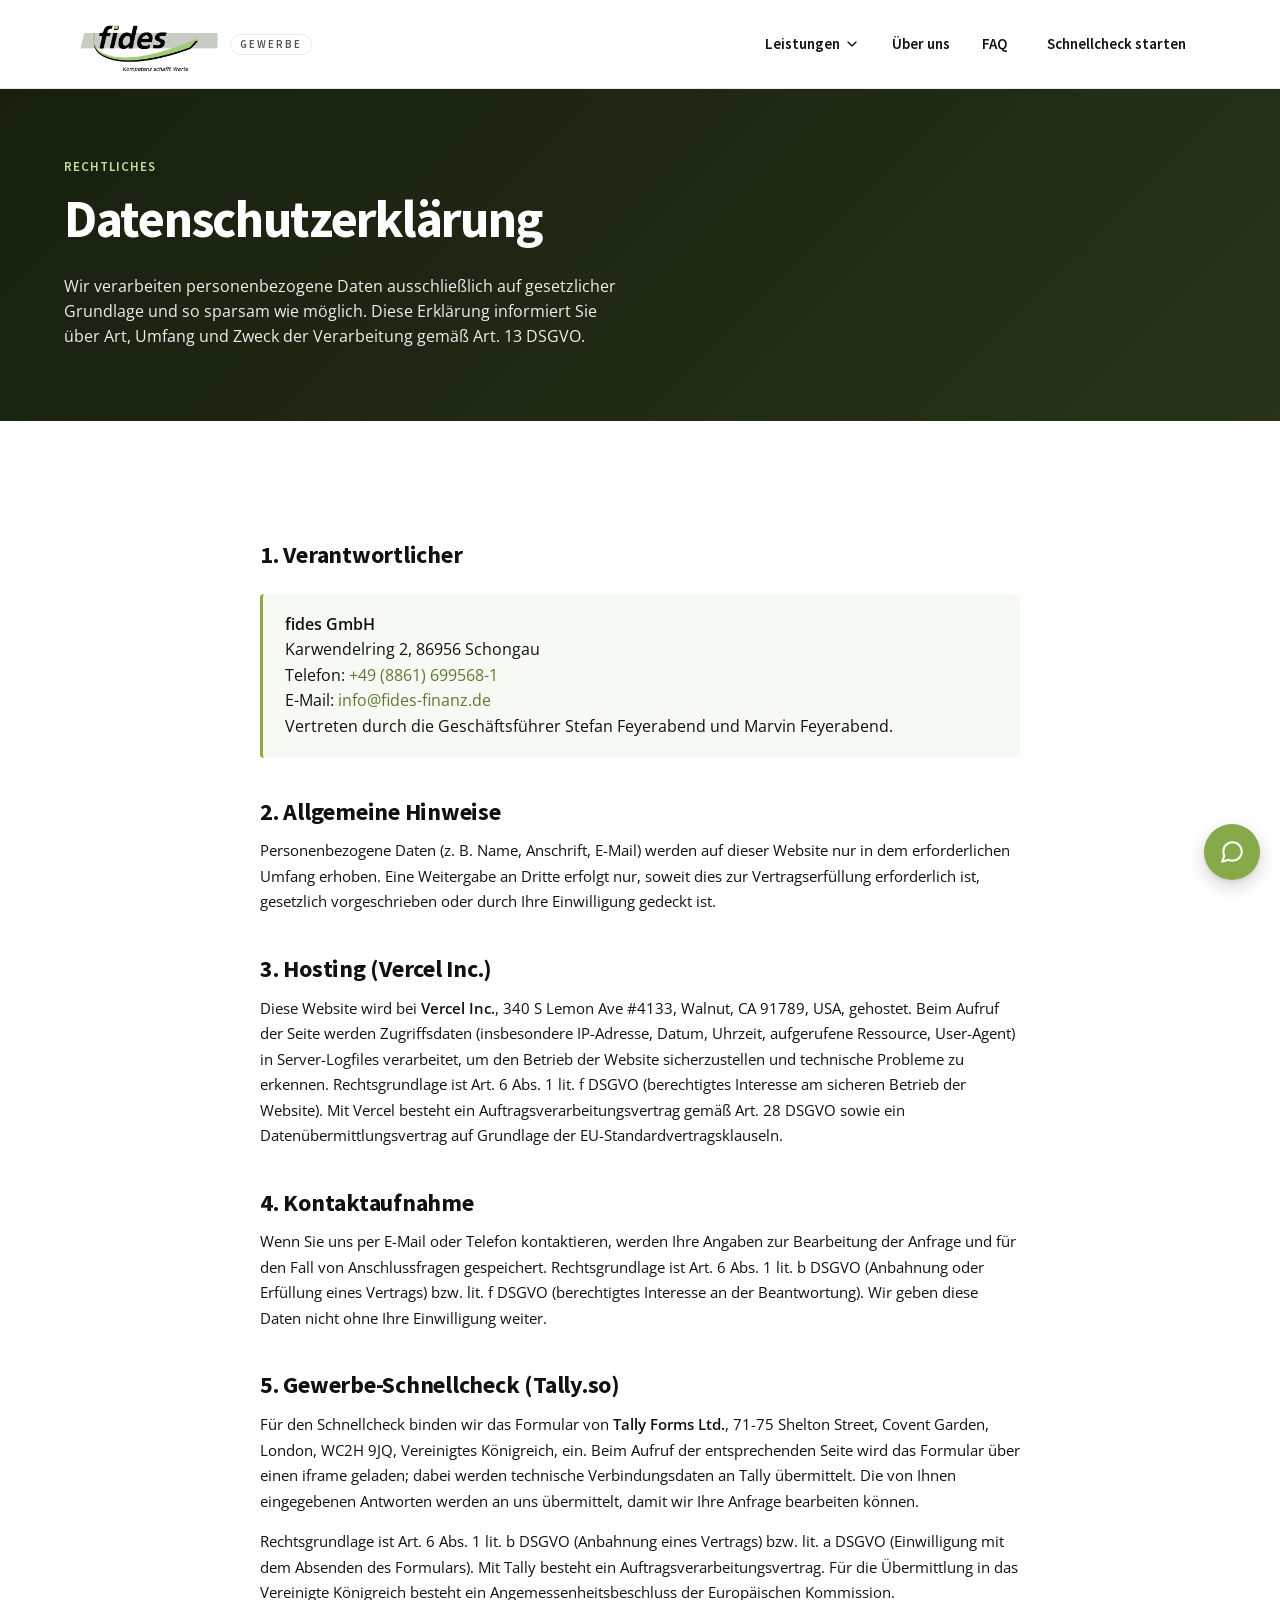
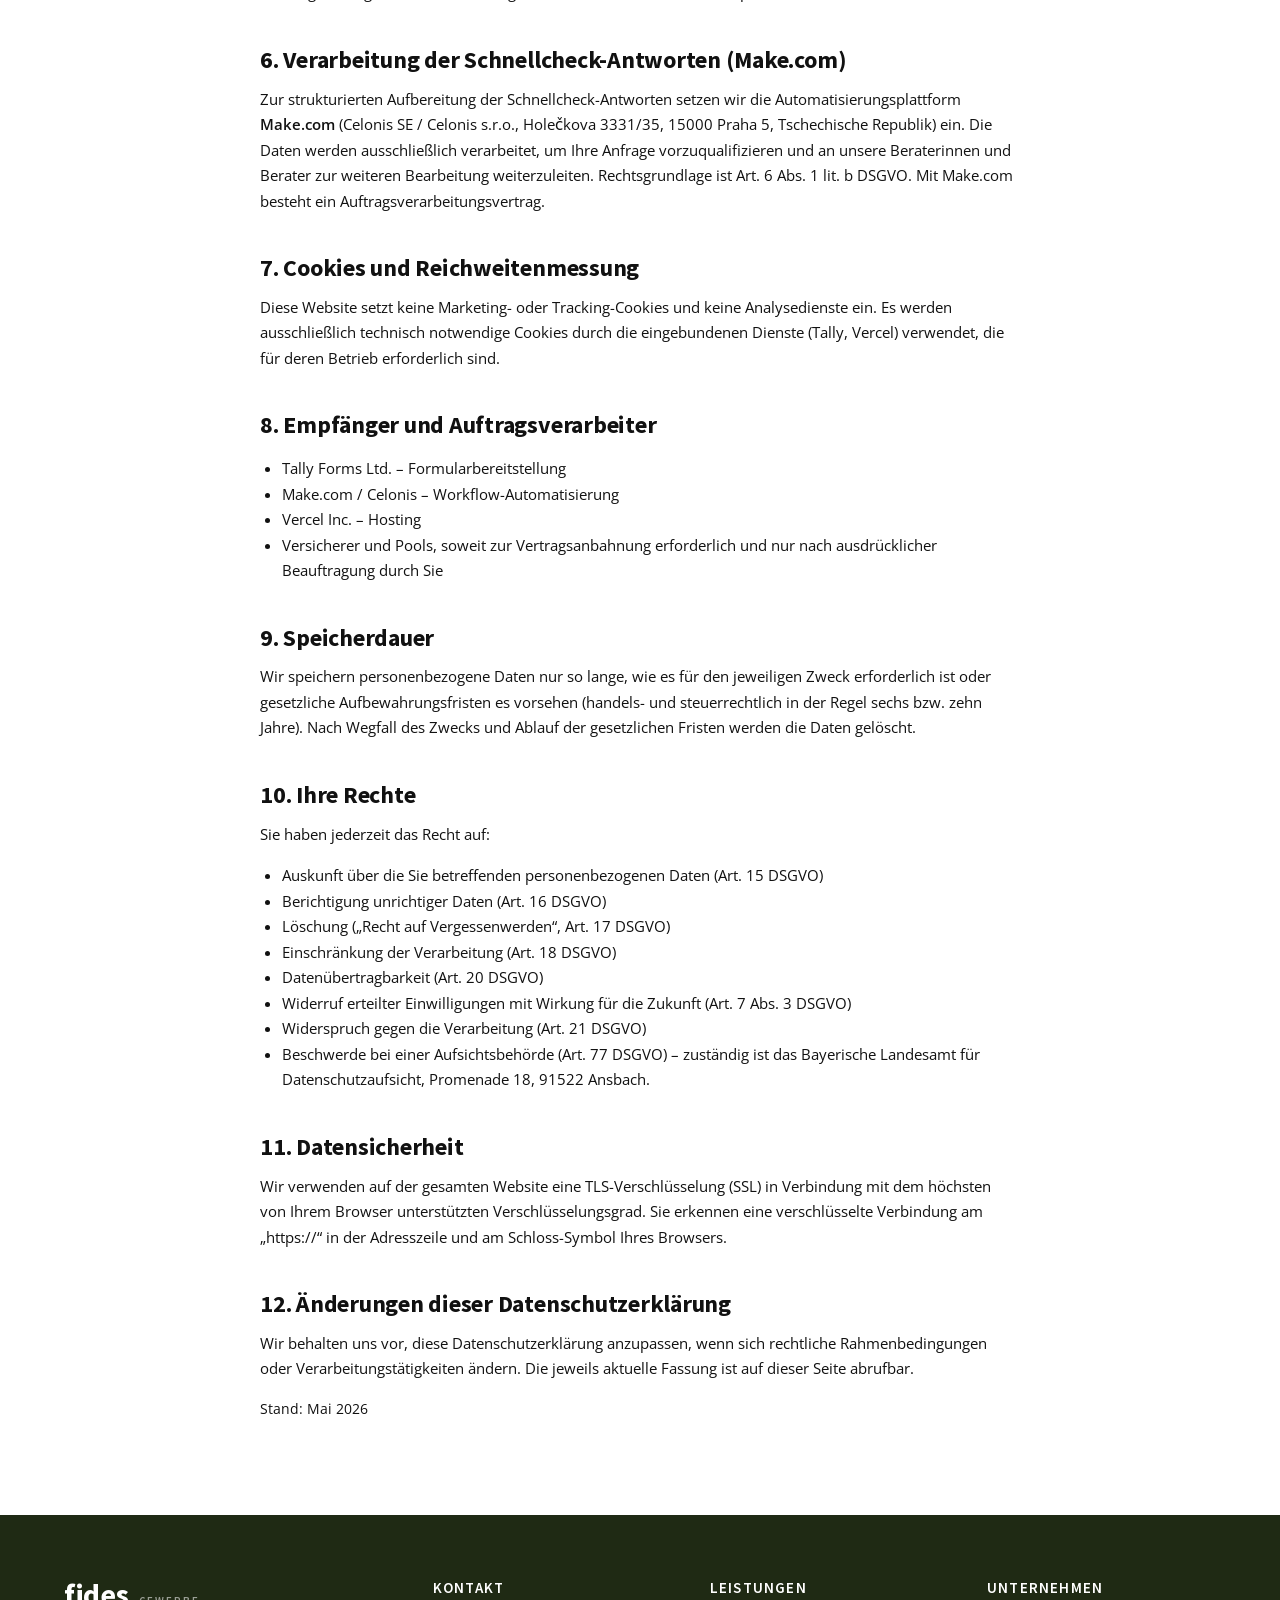
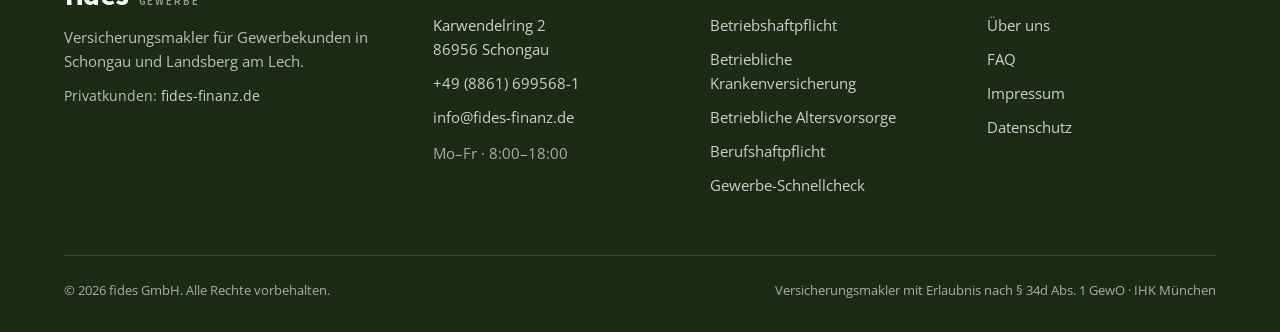
<file: datenschutz.html>
<!doctype html>
<html lang="de">
<head>
<meta charset="utf-8"/>
<meta name="viewport" content="width=device-width, initial-scale=1"/>
<link rel="icon" href="/shared/fides-logo.svg" type="image/svg+xml"/>
<link rel="apple-touch-icon" href="/shared/fides-logo.svg"/>
<meta name="theme-color" content="#5C7A2F"/>
<title>Datenschutzerklärung – fides GmbH</title>
<meta name="description" content="Datenschutzerklärung der fides GmbH — Gewerbe."/>
<link rel="canonical" href="https://fides-gewerbe.de/datenschutz.html"/>
<meta property="og:type" content="website"/>
<meta property="og:site_name" content="fides GmbH — Gewerbe"/>
<meta property="og:url" content="https://fides-gewerbe.de/datenschutz.html"/>
<meta property="og:title" content="Datenschutzerklärung – fides GmbH"/>
<meta property="og:description" content="Datenschutzerklärung der fides GmbH — Gewerbe."/>
<meta property="og:image" content="https://fides-gewerbe.de/shared/img/og-image.jpg"/>
<meta property="og:image:width" content="1200"/>
<meta property="og:image:height" content="630"/>
<meta property="og:locale" content="de_DE"/>
<meta name="twitter:card" content="summary_large_image"/>
<meta name="twitter:title" content="Datenschutzerklärung – fides GmbH"/>
<meta name="twitter:description" content="Datenschutzerklärung der fides GmbH — Gewerbe."/>
<meta name="twitter:image" content="https://fides-gewerbe.de/shared/img/og-image.jpg"/>

<meta name="robots" content="noindex"/><link rel="preconnect" href="https://tally.so"/>
<link rel="preload" as="font" href="shared/fonts/sourcesanspro-700.woff2" type="font/woff2" crossorigin>
<link rel="preload" as="font" href="shared/fonts/opensans.woff2" type="font/woff2" crossorigin>
<link rel="stylesheet" href="shared/styles.css"/>
</head>
<body>
<div id="root"></div>
<script defer src="/shared/vendor/react-18.3.1.min.js"></script>
<script defer src="/shared/vendor/react-dom-18.3.1.min.js"></script>
<script defer src="shared/components.js"></script>

<script defer src="shared/pages/datenschutz.js"></script>
<script defer src="/shared/chatbot.js"></script>
</body>
</html>
</file>
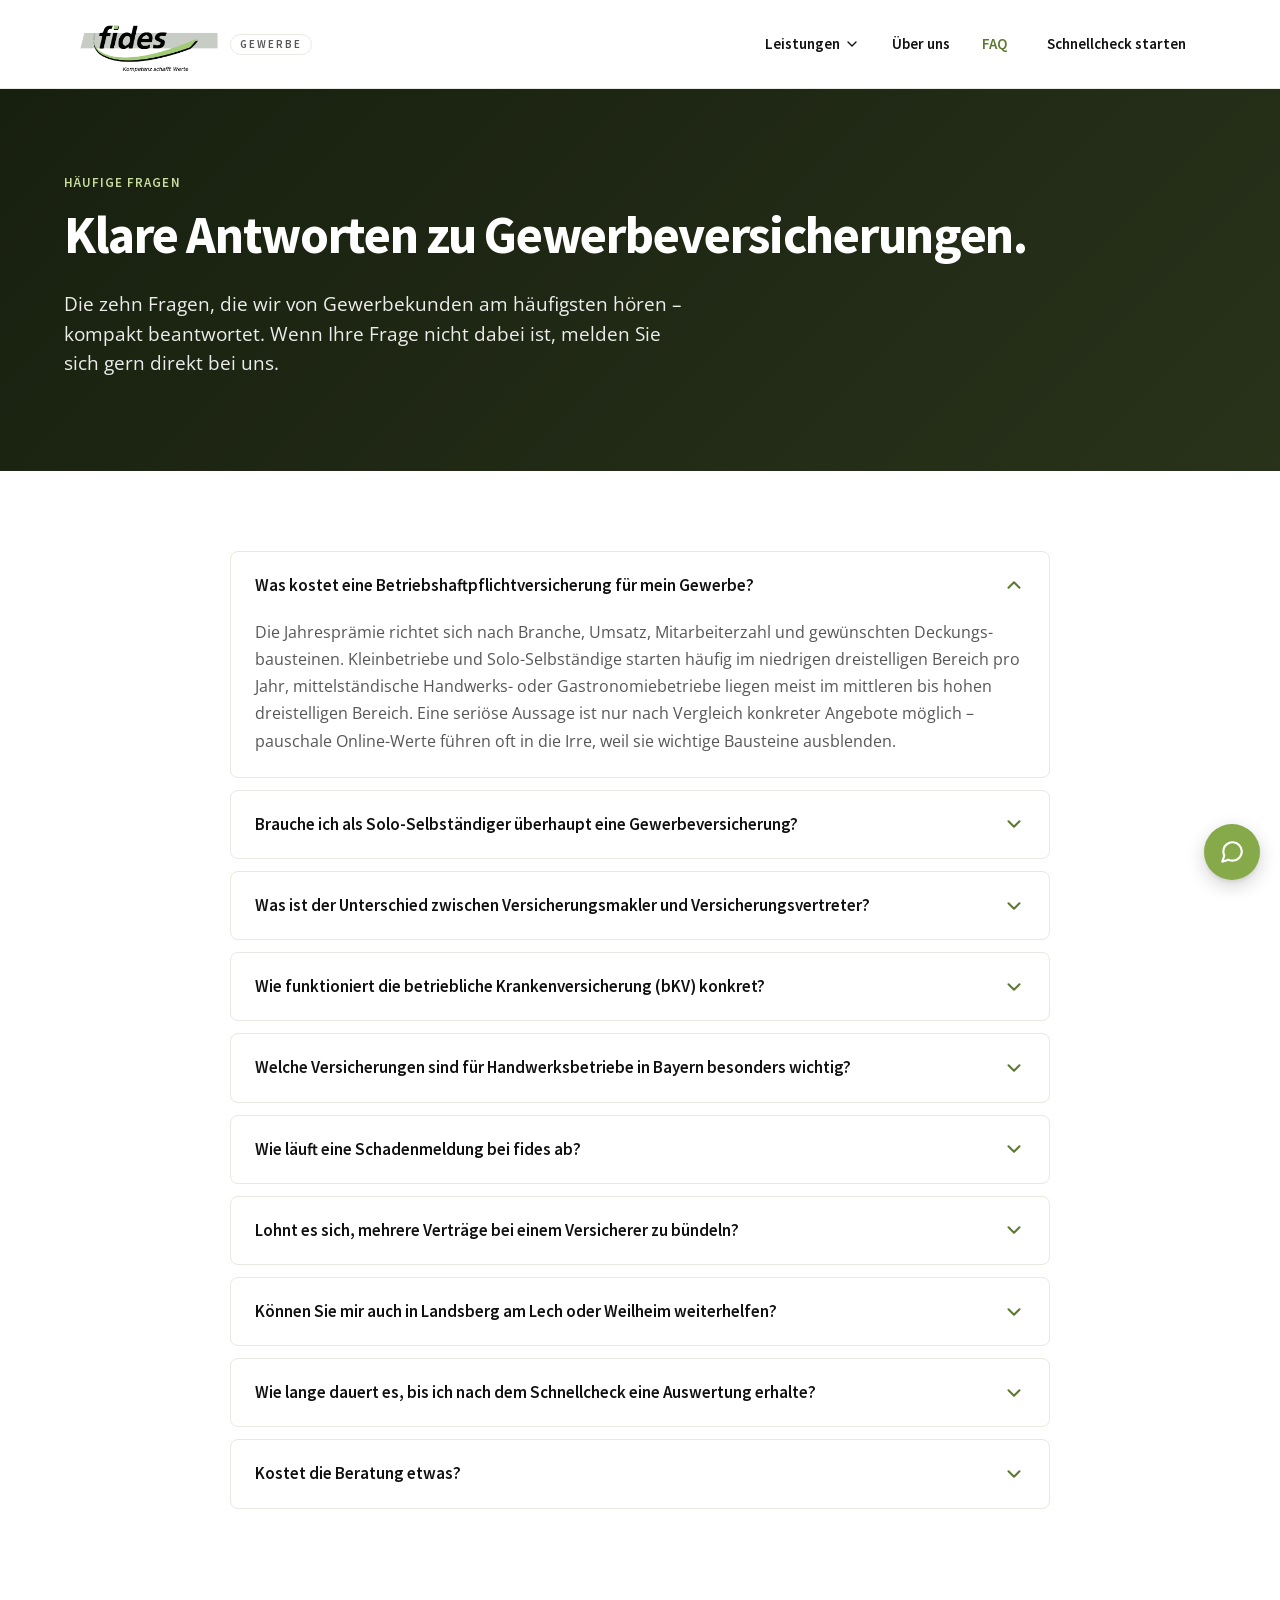
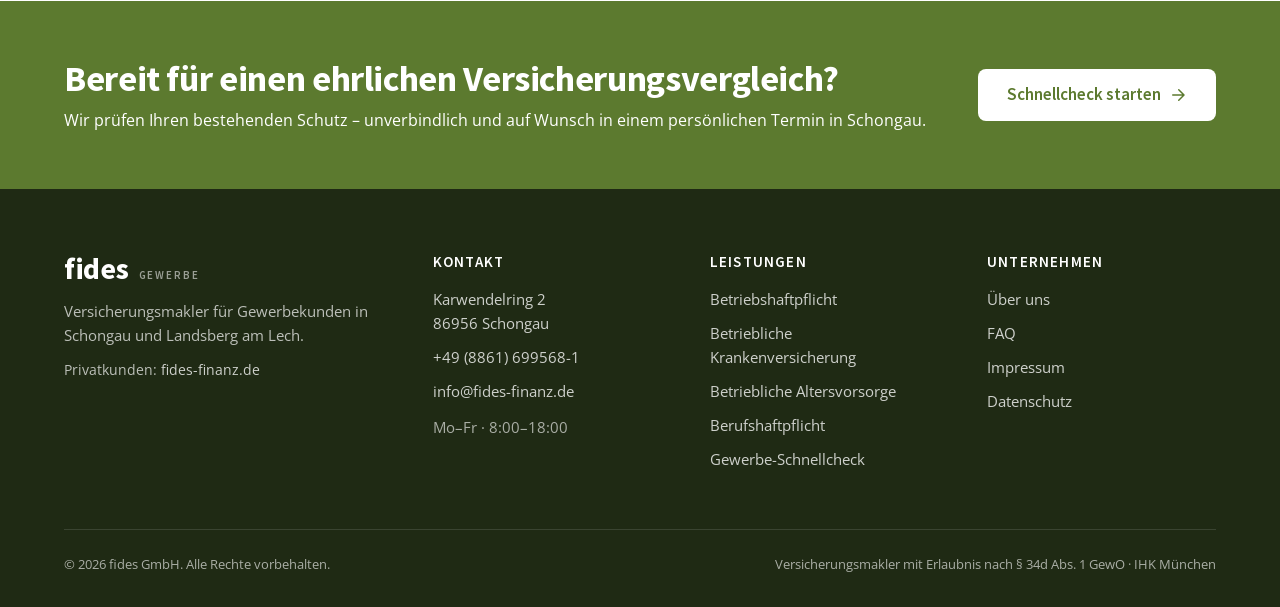
<file: faq.html>
<!doctype html>
<html lang="de">
<head>
<meta charset="utf-8"/>
<meta name="viewport" content="width=device-width, initial-scale=1"/>
<link rel="icon" href="/shared/fides-logo.svg" type="image/svg+xml"/>
<link rel="apple-touch-icon" href="/shared/fides-logo.svg"/>
<meta name="theme-color" content="#5C7A2F"/>
<title>FAQ – Häufige Fragen zur Gewerbe­versicherung | fides GmbH</title>
<meta name="description" content="Antworten auf die häufigsten Fragen zu Gewerbeversicherungen, Maklerstatus, bKV, Kosten, Schadenabwicklung und Bündelverträgen."/>
<link rel="canonical" href="https://fides-gewerbe.de/faq.html"/>
<meta property="og:type" content="website"/>
<meta property="og:site_name" content="fides GmbH — Gewerbe"/>
<meta property="og:url" content="https://fides-gewerbe.de/faq.html"/>
<meta property="og:title" content="FAQ – Häufige Fragen zur Gewerbe­versicherung | fides GmbH"/>
<meta property="og:description" content="Antworten auf die häufigsten Fragen zu Gewerbeversicherungen, Maklerstatus, bKV, Kosten, Schadenabwicklung und Bündelverträgen."/>
<meta property="og:image" content="https://fides-gewerbe.de/shared/img/og-image.jpg"/>
<meta property="og:image:width" content="1200"/>
<meta property="og:image:height" content="630"/>
<meta property="og:locale" content="de_DE"/>
<meta name="twitter:card" content="summary_large_image"/>
<meta name="twitter:title" content="FAQ – Häufige Fragen zur Gewerbe­versicherung | fides GmbH"/>
<meta name="twitter:description" content="Antworten auf die häufigsten Fragen zu Gewerbeversicherungen, Maklerstatus, bKV, Kosten, Schadenabwicklung und Bündelverträgen."/>
<meta name="twitter:image" content="https://fides-gewerbe.de/shared/img/og-image.jpg"/><link rel="preconnect" href="https://tally.so"/>
<link rel="preload" as="font" href="shared/fonts/sourcesanspro-700.woff2" type="font/woff2" crossorigin>
<link rel="preload" as="font" href="shared/fonts/opensans.woff2" type="font/woff2" crossorigin>
<link rel="stylesheet" href="shared/styles.css"/>
<script type="application/ld+json">
{
  "@context": "https://schema.org",
  "@type": "FAQPage",
  "mainEntity": [
    {"@type":"Question","name":"Was kostet eine Betriebshaftpflicht­versicherung für mein Gewerbe?","acceptedAnswer":{"@type":"Answer","text":"Die Jahresprämie richtet sich nach Branche, Umsatz, Mitarbeiterzahl und gewünschten Deckungs­bausteinen. Kleinbetriebe und Solo-Selbständige starten häufig im niedrigen dreistelligen Bereich pro Jahr, mittelständische Handwerks- oder Gastronomiebetriebe liegen meist im mittleren bis hohen dreistelligen Bereich. Eine seriöse Aussage ist nur nach Vergleich konkreter Angebote möglich."}},
    {"@type":"Question","name":"Brauche ich als Solo-Selbständiger überhaupt eine Gewerbeversicherung?","acceptedAnswer":{"@type":"Answer","text":"In den meisten Fällen ja – sobald Sie geschäftlich Kontakt zu Kunden, Lieferanten oder gemieteten Räumen haben, können bereits kleinere Pannen zu existenz­gefährdenden Forderungen führen. Welche Bausteine konkret nötig sind, hängt von Ihrer Tätigkeit ab. Beratungs- und Planungsberufe brauchen zusätzlich eine Berufshaftpflicht."}},
    {"@type":"Question","name":"Was ist der Unterschied zwischen Versicherungsmakler und Versicherungsvertreter?","acceptedAnswer":{"@type":"Answer","text":"Ein Vertreter arbeitet im Auftrag eines bestimmten Versicherers und verkauft dessen Produkte. Ein Makler – wie fides – arbeitet im Auftrag des Kunden, ist gesetzlich zur Marktbeobachtung verpflichtet und vergleicht Angebote vieler Gesellschaften. Wir empfehlen den Tarif, der Ihren Bedarf am besten abdeckt, nicht den, der die beste Provision zahlt."}},
    {"@type":"Question","name":"Wie funktioniert die betriebliche Krankenversicherung (bKV) konkret?","acceptedAnswer":{"@type":"Answer","text":"Der Arbeitgeber schließt einen Gruppen­vertrag bei einem privaten Krankenversicherer ab und versichert seine Mitarbeitenden ohne Gesundheitsprüfung. Bis zur monatlichen Sachbezugs­grenze von 50 Euro je Beschäftigtem ist der Beitrag steuer- und sozialabgabenfrei. Die Mitarbeitenden nutzen die Leistungen direkt – typisch sind Zahn, Sehhilfe, Vorsorge und Krankenhausleistungen."}},
    {"@type":"Question","name":"Welche Versicherungen sind für Handwerksbetriebe in Bayern besonders wichtig?","acceptedAnswer":{"@type":"Answer","text":"Pflicht ist faktisch die Betriebshaftpflicht. Ergänzend lohnen sich Inhalts- und Geschäftsgebäude­versicherung, eine Werkverkehrs- oder Maschinenversicherung sowie bei Beschäftigten zunehmend die betriebliche Krankenversicherung. Welche Bausteine sich rechnen, prüfen wir individuell – Pauschal­empfehlungen wären unseriös."}},
    {"@type":"Question","name":"Wie läuft eine Schadenmeldung bei fides ab?","acceptedAnswer":{"@type":"Answer","text":"Sie melden den Schaden direkt bei uns – per Telefon, E-Mail oder persönlich. Wir nehmen alle relevanten Informationen auf, leiten den Schaden an den Versicherer weiter und übernehmen die Kommunikation. Bei Bedarf koordinieren wir auch Gutachter, Anwälte oder Sachverständige. Sie haben einen festen Ansprech­partner bis zur abschließenden Regulierung."}},
    {"@type":"Question","name":"Lohnt es sich, mehrere Verträge zu bündeln?","acceptedAnswer":{"@type":"Answer","text":"Oft ja: Mehrere Risiken aus einer Hand bei einem Versicherer können günstigere Konditionen und eine konsistente Schadenbearbeitung bedeuten. Allerdings ist Bündelung nie Selbstzweck – wenn ein Wettbewerber im Einzelbaustein deutlich bessere Bedingungen hat, empfehlen wir diesen. Was sich für Sie wirklich rechnet, zeigen wir transparent im Angebotsvergleich."}},
    {"@type":"Question","name":"Können Sie mir auch in Landsberg am Lech oder Weilheim weiterhelfen?","acceptedAnswer":{"@type":"Answer","text":"Ja. Unser Büro steht in Schongau, betreut werden Gewerbekunden im gesamten Pfaffenwinkel, im Landkreis Weilheim-Schongau, in Landsberg am Lech und in den angrenzenden Regionen. Termine sind vor Ort, in Ihrem Betrieb oder per Video möglich."}},
    {"@type":"Question","name":"Wie lange dauert es, bis ich nach dem Schnellcheck eine Auswertung erhalte?",
     "acceptedAnswer":{"@type":"Answer","text":"Der Schnellcheck selbst nimmt ungefähr 60 Sekunden in Anspruch. Wir melden uns innerhalb eines Werktages telefonisch oder per E-Mail mit einer Einschätzung. Wenn wir konkrete Angebote vorbereiten, dauert das je nach Komplexität ein bis fünf Werktage."}},
    {"@type":"Question","name":"Kostet die Beratung etwas?","acceptedAnswer":{"@type":"Answer","text":"Nein. Die Erstberatung und der Marktvergleich sind für Sie unverbindlich und kostenfrei. Als Makler erhalten wir unsere Vergütung über die Courtage des Versicherers, mit dem Sie sich am Ende für einen Vertrag entscheiden. Reine Honorarberatung bieten wir auf Wunsch ebenfalls an – dann offen ausgewiesen statt eingerechnet."}}
  ]
}
</script>
</head>
<body>
<div id="root"></div>
<script defer src="/shared/vendor/react-18.3.1.min.js"></script>
<script defer src="/shared/vendor/react-dom-18.3.1.min.js"></script>
<script defer src="shared/components.js"></script>

<script defer src="shared/pages/faq.js"></script>
<script defer src="/shared/chatbot.js"></script>
</body>
</html>
</file>
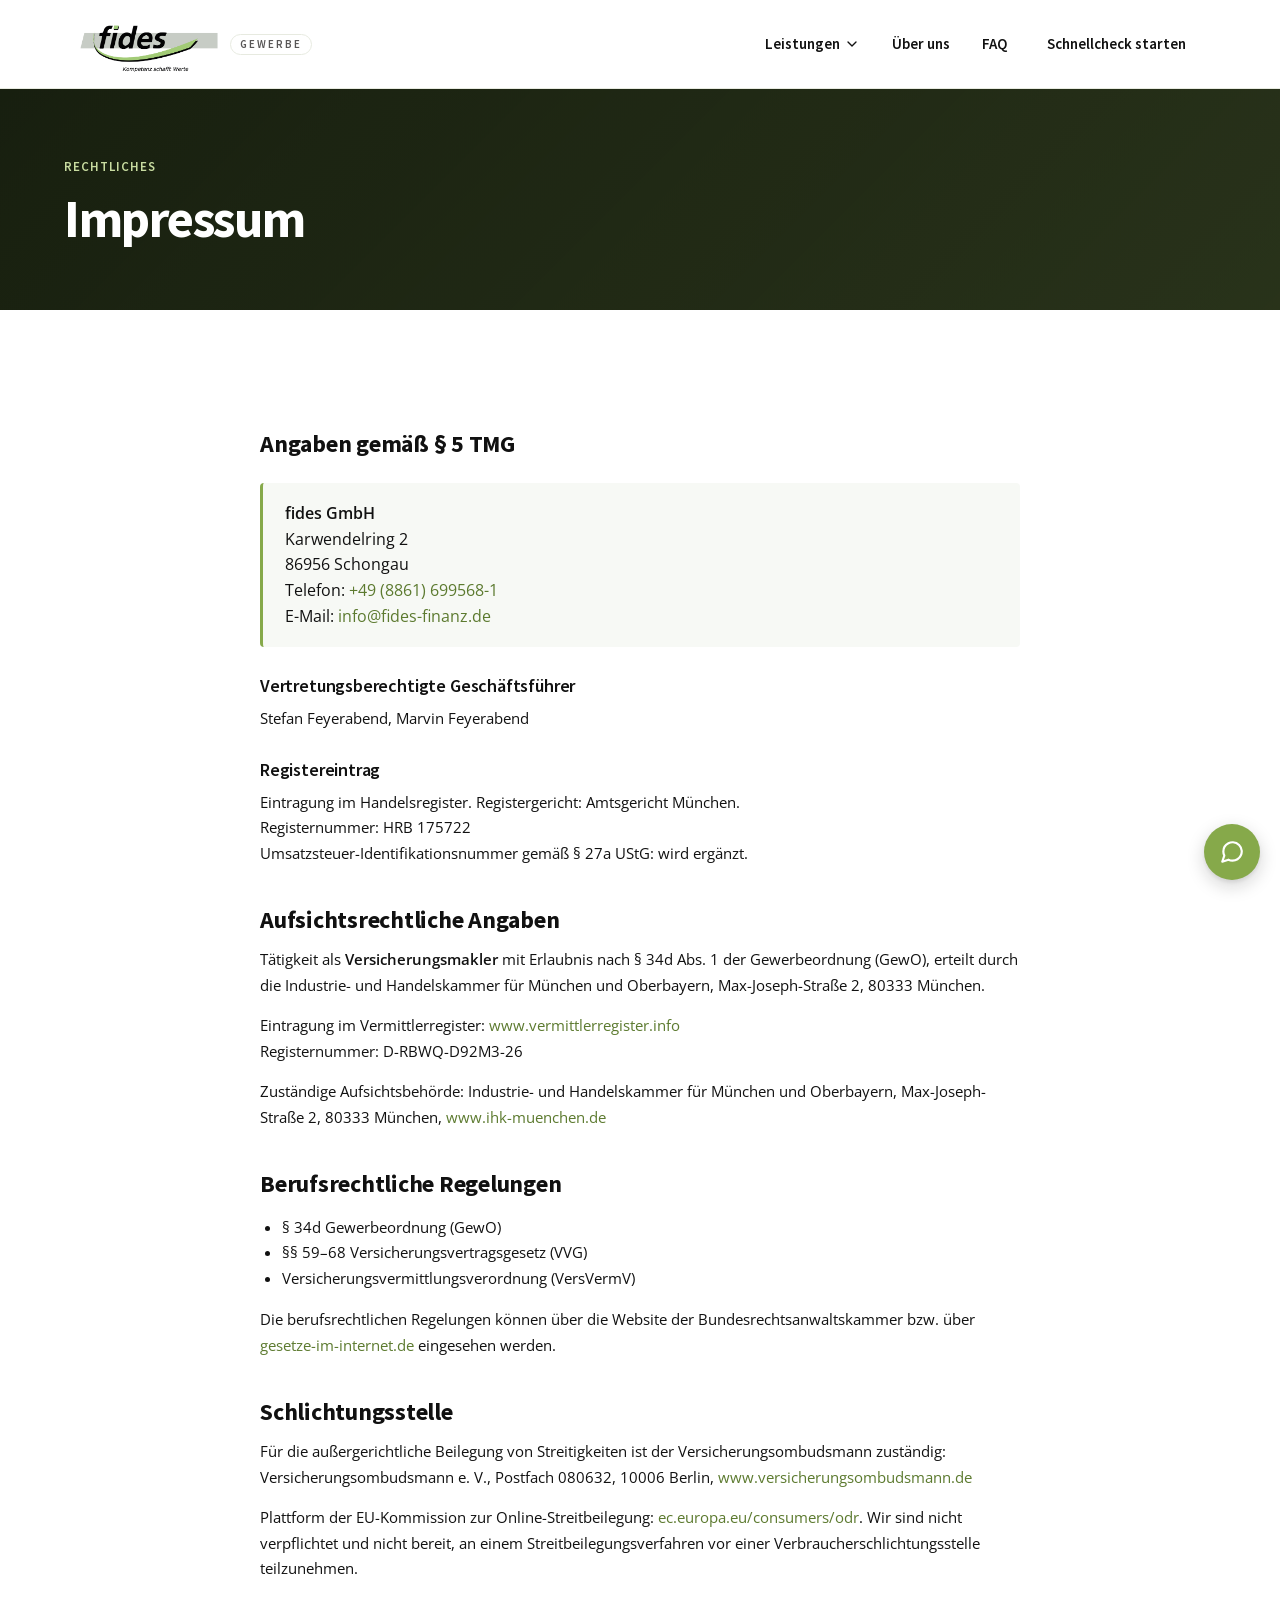
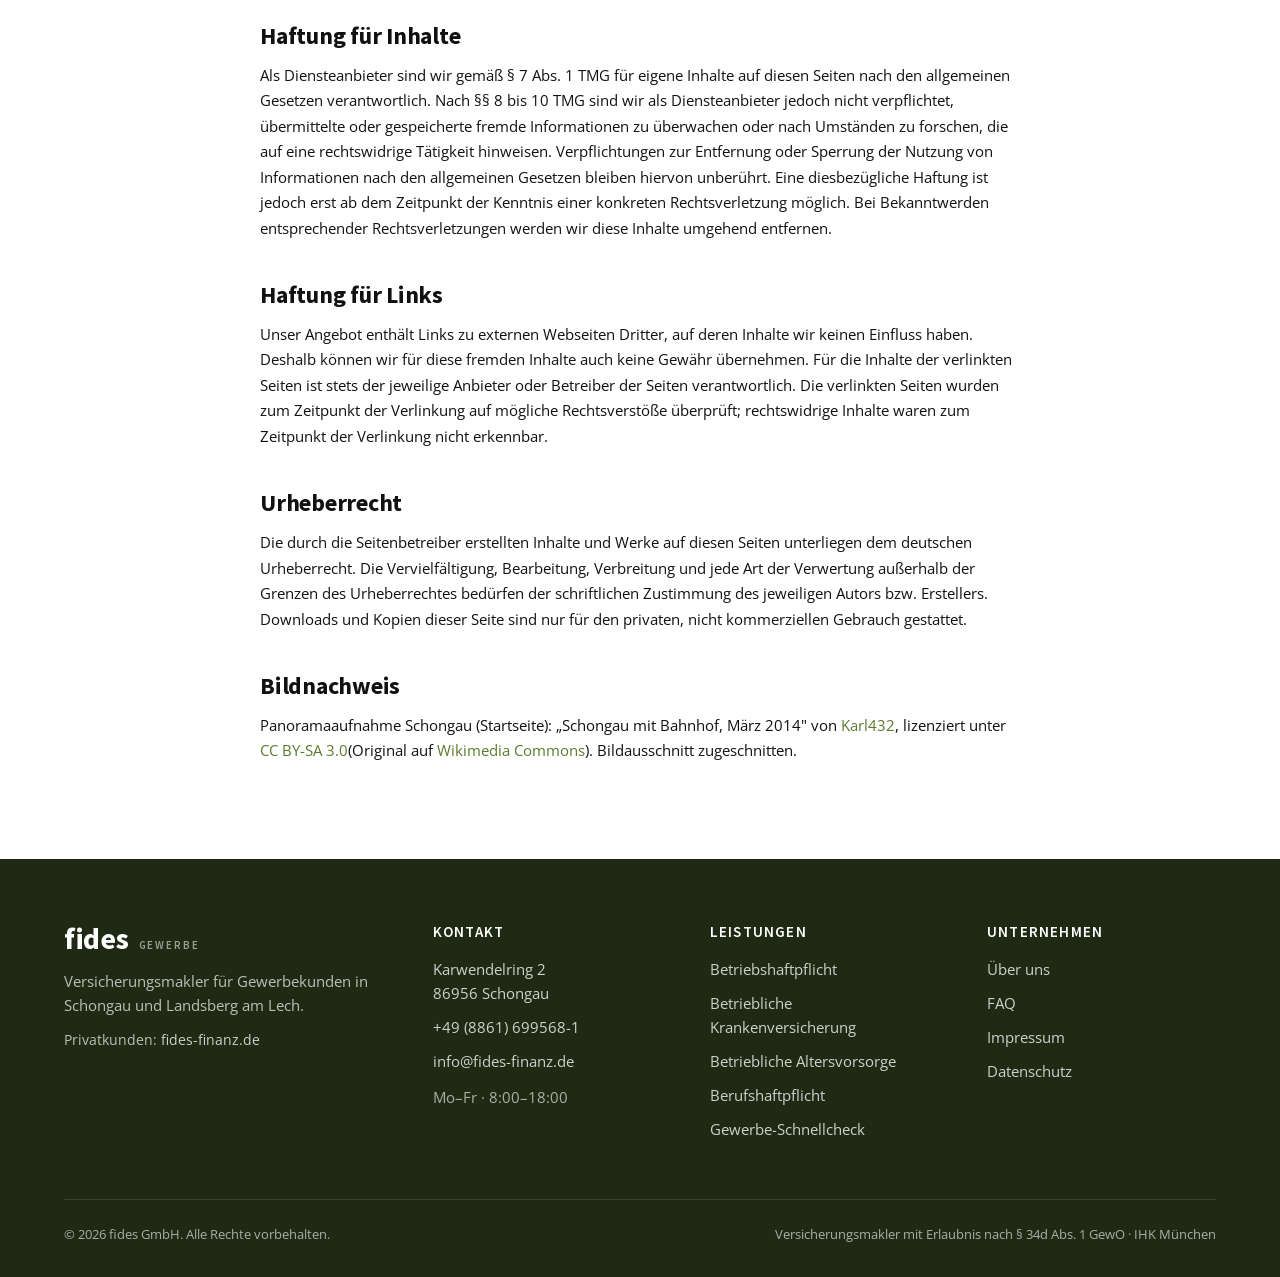
<file: impressum.html>
<!doctype html>
<html lang="de">
<head>
<meta charset="utf-8"/>
<meta name="viewport" content="width=device-width, initial-scale=1"/>
<link rel="icon" href="/shared/fides-logo.svg" type="image/svg+xml"/>
<link rel="apple-touch-icon" href="/shared/fides-logo.svg"/>
<meta name="theme-color" content="#5C7A2F"/>
<title>Impressum – fides GmbH</title>
<meta name="description" content="Impressum der fides GmbH — Gewerbe."/>
<link rel="canonical" href="https://fides-gewerbe.de/impressum.html"/>
<meta property="og:type" content="website"/>
<meta property="og:site_name" content="fides GmbH — Gewerbe"/>
<meta property="og:url" content="https://fides-gewerbe.de/impressum.html"/>
<meta property="og:title" content="Impressum – fides GmbH"/>
<meta property="og:description" content="Impressum der fides GmbH — Gewerbe."/>
<meta property="og:image" content="https://fides-gewerbe.de/shared/img/og-image.jpg"/>
<meta property="og:image:width" content="1200"/>
<meta property="og:image:height" content="630"/>
<meta property="og:locale" content="de_DE"/>
<meta name="twitter:card" content="summary_large_image"/>
<meta name="twitter:title" content="Impressum – fides GmbH"/>
<meta name="twitter:description" content="Impressum der fides GmbH — Gewerbe."/>
<meta name="twitter:image" content="https://fides-gewerbe.de/shared/img/og-image.jpg"/>

<meta name="robots" content="noindex"/><link rel="preconnect" href="https://tally.so"/>
<link rel="preload" as="font" href="shared/fonts/sourcesanspro-700.woff2" type="font/woff2" crossorigin>
<link rel="preload" as="font" href="shared/fonts/opensans.woff2" type="font/woff2" crossorigin>
<link rel="stylesheet" href="shared/styles.css"/>
</head>
<body>
<div id="root"></div>
<script defer src="/shared/vendor/react-18.3.1.min.js"></script>
<script defer src="/shared/vendor/react-dom-18.3.1.min.js"></script>
<script defer src="shared/components.js"></script>

<script defer src="shared/pages/impressum.js"></script>
<script defer src="/shared/chatbot.js"></script>
</body>
</html>
</file>
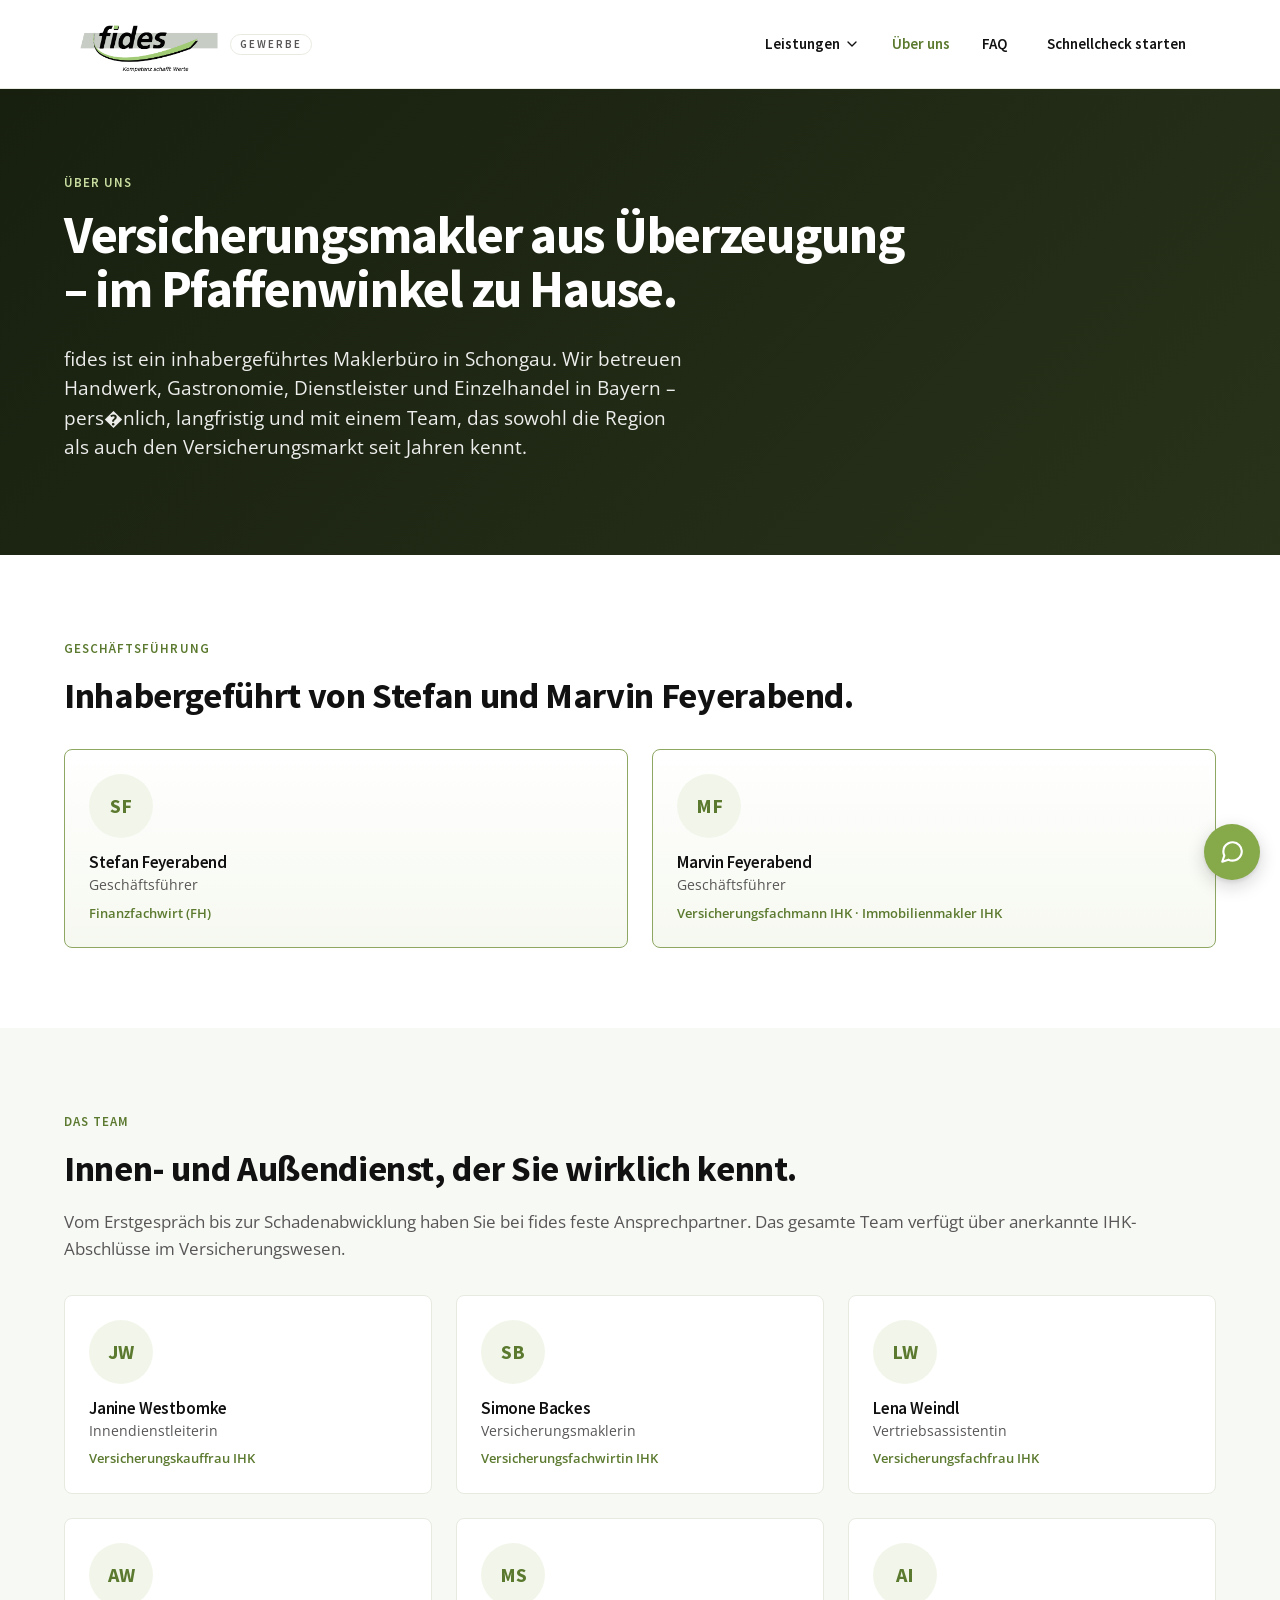
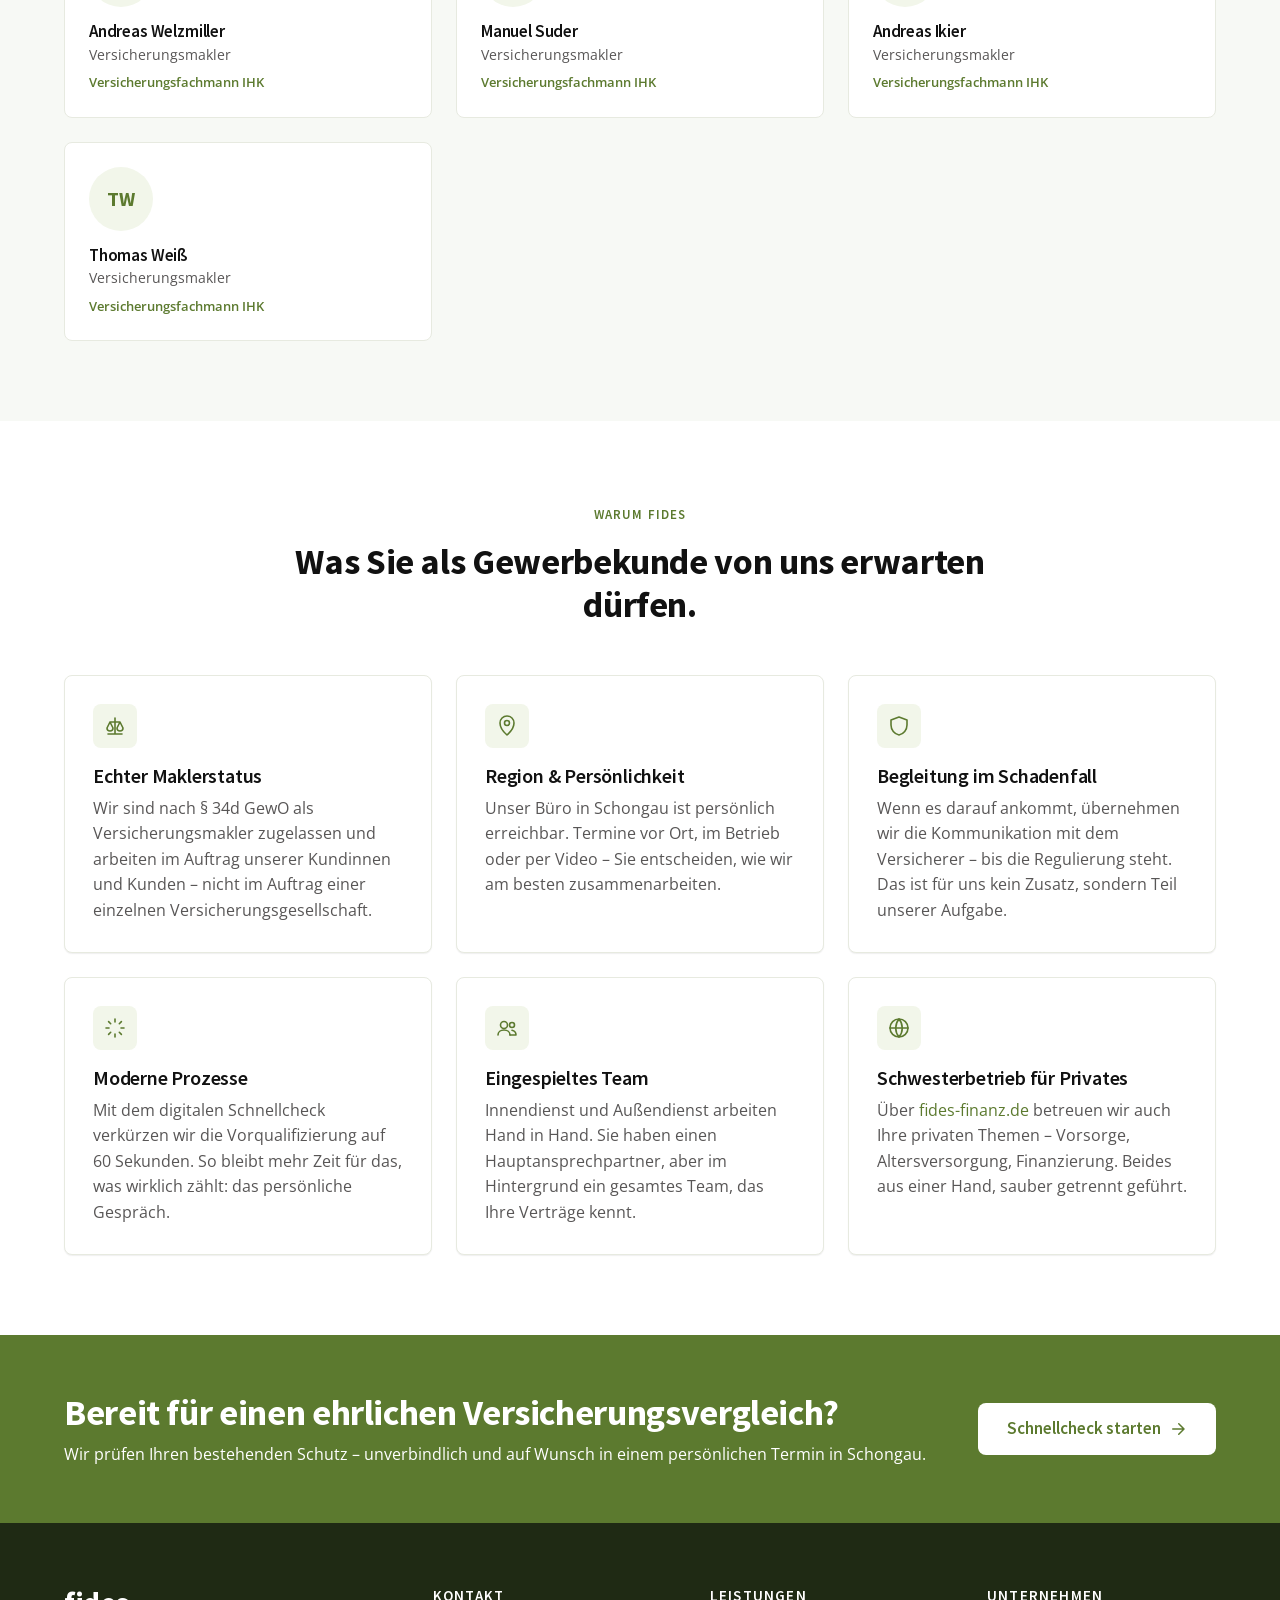
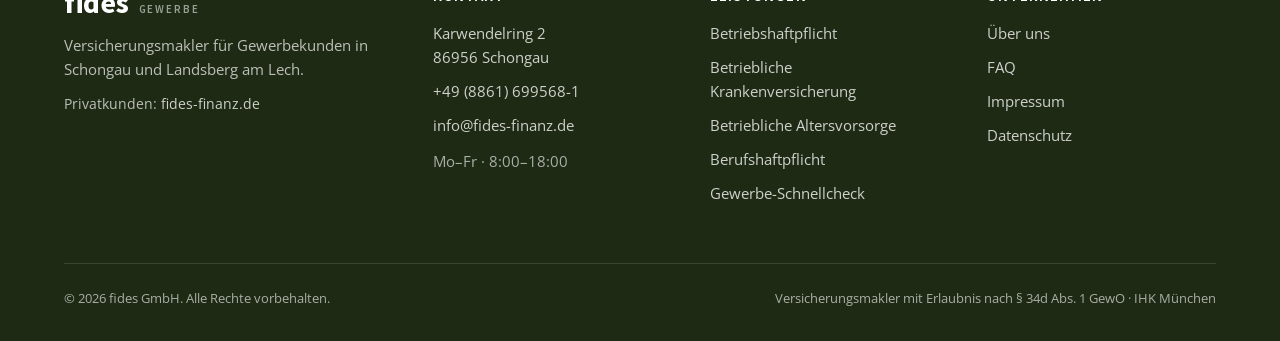
<file: ueber-uns.html>
<!doctype html>
<html lang="de">
<head>
<meta charset="utf-8"/>
<meta name="viewport" content="width=device-width, initial-scale=1"/>
<link rel="icon" href="/shared/fides-logo.svg" type="image/svg+xml"/>
<link rel="apple-touch-icon" href="/shared/fides-logo.svg"/>
<meta name="theme-color" content="#5C7A2F"/>
<title>Über uns – fides GmbH, Versicherungs­makler in Schongau</title>
<meta name="description" content="Inhabergeführter Versicherungsmakler in Schongau. Das Team rund um Stefan und Marvin Feyerabend betreut Gewerbekunden in Bayern."/>
<link rel="canonical" href="https://fides-gewerbe.de/ueber-uns.html"/>
<meta property="og:type" content="website"/>
<meta property="og:site_name" content="fides GmbH — Gewerbe"/>
<meta property="og:url" content="https://fides-gewerbe.de/ueber-uns.html"/>
<meta property="og:title" content="Über uns – fides GmbH, Versicherungs­makler in Schongau"/>
<meta property="og:description" content="Inhabergeführter Versicherungsmakler in Schongau. Das Team rund um Stefan und Marvin Feyerabend betreut Gewerbekunden in Bayern."/>
<meta property="og:image" content="https://fides-gewerbe.de/shared/img/og-image.jpg"/>
<meta property="og:image:width" content="1200"/>
<meta property="og:image:height" content="630"/>
<meta property="og:locale" content="de_DE"/>
<meta name="twitter:card" content="summary_large_image"/>
<meta name="twitter:title" content="Über uns – fides GmbH, Versicherungs­makler in Schongau"/>
<meta name="twitter:description" content="Inhabergeführter Versicherungsmakler in Schongau. Das Team rund um Stefan und Marvin Feyerabend betreut Gewerbekunden in Bayern."/>
<meta name="twitter:image" content="https://fides-gewerbe.de/shared/img/og-image.jpg"/><link rel="preconnect" href="https://tally.so"/>
<link rel="preload" as="font" href="shared/fonts/sourcesanspro-700.woff2" type="font/woff2" crossorigin>
<link rel="preload" as="font" href="shared/fonts/opensans.woff2" type="font/woff2" crossorigin>
<link rel="stylesheet" href="shared/styles.css"/>
</head>
<body>
<div id="root"></div>
<script defer src="/shared/vendor/react-18.3.1.min.js"></script>
<script defer src="/shared/vendor/react-dom-18.3.1.min.js"></script>
<script defer src="shared/components.js"></script>

<script defer src="shared/pages/ueber-uns.js"></script>
<script defer src="/shared/chatbot.js"></script>
</body>
</html>
</file>
<file: shared/styles.css>
/* Self-hosted Google Fonts — latin subset only (~141 KB total).
   No cross-origin handshake, no render-blocking external stylesheet. */
@font-face {
  font-family: 'Open Sans';
  font-style: normal;
  font-weight: 400;
  font-display: swap;
  src: url('fonts/opensans.woff2') format('woff2');
  unicode-range: U+0000-00FF, U+0131, U+0152-0153, U+02BB-02BC, U+02C6, U+02DA, U+02DC, U+0304, U+0308, U+0329, U+2000-206F, U+20AC, U+2122, U+2191, U+2193, U+2212, U+2215, U+FEFF, U+FFFD;
}
@font-face {
  font-family: 'Open Sans';
  font-style: normal;
  font-weight: 600;
  font-display: swap;
  src: url('fonts/opensans.woff2') format('woff2');
  unicode-range: U+0000-00FF, U+0131, U+0152-0153, U+02BB-02BC, U+02C6, U+02DA, U+02DC, U+0304, U+0308, U+0329, U+2000-206F, U+20AC, U+2122, U+2191, U+2193, U+2212, U+2215, U+FEFF, U+FFFD;
}
@font-face {
  font-family: 'Source Sans Pro';
  font-style: normal;
  font-weight: 400;
  font-display: swap;
  src: url('fonts/sourcesanspro-400.woff2') format('woff2');
  unicode-range: U+0000-00FF, U+0131, U+0152-0153, U+02BB-02BC, U+02C6, U+02DA, U+02DC, U+0304, U+0308, U+0329, U+2000-206F, U+20AC, U+2122, U+2191, U+2193, U+2212, U+2215, U+FEFF, U+FFFD;
}
@font-face {
  font-family: 'Source Sans Pro';
  font-style: normal;
  font-weight: 600;
  font-display: swap;
  src: url('fonts/sourcesanspro-600.woff2') format('woff2');
  unicode-range: U+0000-00FF, U+0131, U+0152-0153, U+02BB-02BC, U+02C6, U+02DA, U+02DC, U+0304, U+0308, U+0329, U+2000-206F, U+20AC, U+2122, U+2191, U+2193, U+2212, U+2215, U+FEFF, U+FFFD;
}
@font-face {
  font-family: 'Source Sans Pro';
  font-style: normal;
  font-weight: 700;
  font-display: swap;
  src: url('fonts/sourcesanspro-700.woff2') format('woff2');
  unicode-range: U+0000-00FF, U+0131, U+0152-0153, U+02BB-02BC, U+02C6, U+02DA, U+02DC, U+0304, U+0308, U+0329, U+2000-206F, U+20AC, U+2122, U+2191, U+2193, U+2212, U+2215, U+FEFF, U+FFFD;
}
/* fides GmbH — Gewerbe website tokens */
:root {
  --green: #86A94A;
  --green-text: #5C7A2F;
  --green-hover: #486020;
  --green-light: #8EA763;
  --green-tint: #F2F6EA;
  --ink: #111111;
  --muted: #585656;
  --bg: #FFFFFF;
  --bg-alt: #F7F9F5;
  --footer: #1F2A14;
  --border: #E7EAE0;
  --shadow-sm: 0 1px 2px rgba(17, 17, 17, 0.04), 0 1px 1px rgba(17, 17, 17, 0.03);
  --shadow-md: 0 8px 24px rgba(17, 17, 17, 0.06), 0 2px 6px rgba(17, 17, 17, 0.04);
  --radius: 8px;
  --radius-lg: 12px;
  --max-w: 1200px;
}

* { box-sizing: border-box; }
html { scroll-behavior: smooth; }
body {
  margin: 0;
  font-family: "Open Sans", system-ui, -apple-system, "Segoe UI", Helvetica, Arial, sans-serif;
  font-size: 16px;
  line-height: 1.6;
  color: var(--ink);
  background: var(--bg);
  -webkit-font-smoothing: antialiased;
}

h1, h2, h3, h4, h5 {
  font-family: "Source Sans Pro", "Source Sans 3", system-ui, sans-serif;
  font-weight: 700;
  color: var(--ink);
  letter-spacing: -0.01em;
  line-height: 1.2;
  margin: 0 0 0.5em;
}
h1 { font-size: clamp(2rem, 4.5vw, 3.25rem); }
h2 { font-size: clamp(1.625rem, 3vw, 2.25rem); }
h3 { font-size: 1.25rem; font-weight: 600; }
h4 { font-size: 1.0625rem; font-weight: 600; }

p { margin: 0 0 1em; color: var(--ink); }
.muted { color: var(--muted); }

a { color: var(--green-text); text-decoration: none; transition: color .15s; }
a:hover { color: var(--green-hover); text-decoration: underline; text-decoration-thickness: 1px; text-underline-offset: 3px; }

.container { max-width: var(--max-w); margin: 0 auto; padding: 0 24px; }
.section { padding: 80px 0; }
.section--alt { background: var(--bg-alt); }
.section--tight { padding: 56px 0; }

@media (max-width: 720px) {
  .section { padding: 56px 0; }
  .container { padding: 0 20px; }
}

/* Buttons */
.btn {
  display: inline-flex; align-items: center; justify-content: center; gap: 8px;
  padding: 12px 22px; border-radius: var(--radius); font-weight: 600;
  font-family: "Source Sans Pro", system-ui, sans-serif;
  font-size: 1rem; cursor: pointer; border: 1px solid transparent;
  transition: background .15s, color .15s, border-color .15s, transform .05s;
  text-decoration: none;
  line-height: 1;
}
.btn:hover { text-decoration: none; }
.btn:active { transform: translateY(1px); }
.btn--primary { background: var(--green-text); color: #fff; }
.btn--primary:hover { background: var(--green-hover); color: #fff; }
.btn--ghost { background: transparent; color: var(--ink); border-color: var(--border); }
.btn--ghost:hover { border-color: var(--green-text); color: var(--green-text); background: var(--green-tint); }
.btn--lg { padding: 16px 28px; font-size: 1.0625rem; }
.btn .icon { width: 18px; height: 18px; stroke-width: 2; }

/* Cards */
.card {
  background: #fff; border: 1px solid var(--border); border-radius: var(--radius);
  padding: 28px; box-shadow: var(--shadow-sm);
  transition: box-shadow .15s, border-color .15s, transform .15s;
}
.card--hover:hover { box-shadow: var(--shadow-md); border-color: #D5DBC4; transform: translateY(-2px); }
.card h3 { margin-bottom: 8px; }

/* Eyebrow */
.eyebrow {
  display: inline-block;
  font-family: "Source Sans Pro", sans-serif;
  font-weight: 600; font-size: 0.8125rem; letter-spacing: 0.08em;
  text-transform: uppercase; color: var(--green-text); margin-bottom: 14px;
}

/* Hero — light, asymmetric: copy left, accent cards floating right */
.hero {
  position: relative; overflow: hidden;
  background: #fff;
  color: var(--ink);
  /* 88px header + 68px trustbar = 156px; hero fills the rest so trustbar sits at viewport bottom */
  min-height: calc(100vh - 156px);
  display: flex;
  align-items: flex-start;
  padding: 0;
}
.hero__bg {
  position: absolute; inset: 0; z-index: 0; pointer-events: none;
  background:
    radial-gradient(800px 600px at 90% 30%, rgba(134, 169, 74, 0.06), transparent 70%),
    linear-gradient(180deg, #fff 0%, #fbfcf8 100%);
}
.hero__bg::after {
  content: "";
  position: absolute; inset: 0;
  background:
    linear-gradient(95deg,
      #fff 0%,
      #fff 38%,
      rgba(255,255,255,0.92) 48%,
      rgba(255,255,255,0.7) 56%,
      rgba(255,255,255,0.35) 66%,
      rgba(255,255,255,0.08) 76%,
      rgba(255,255,255,0) 85%),
    linear-gradient(180deg,
      rgba(255,255,255,0) 55%,
      rgba(255,255,255,0.45) 88%,
      #fff 100%),
    url("img/schongau-hero.webp") right 25% / cover no-repeat;
}
.hero__inner {
  position: relative; z-index: 1;
  width: 100%;
  max-width: none;
  padding: 64px 80px;
  display: grid;
  grid-template-columns: minmax(0, 1.05fr) minmax(0, 1fr);
  gap: 64px;
  align-items: flex-start;
  margin: 0;
}
.hero__copy { max-width: 640px; }
.hero__tag {
  display: inline-flex; align-items: center; gap: 10px;
  font-family: "Source Sans Pro", sans-serif;
  font-weight: 600; font-size: 0.875rem; letter-spacing: 0.04em;
  color: var(--green-text); margin-bottom: 28px;
  text-transform: none;
}
.hero__tag::before {
  content: ""; width: 8px; height: 8px; border-radius: 50%;
  background: var(--green); box-shadow: 0 0 0 4px rgba(134, 169, 74, 0.18);
}
.hero h1 {
  color: var(--ink);
  font-size: clamp(2.5rem, 5.2vw, 4.25rem);
  font-weight: 700;
  line-height: 1.05;
  letter-spacing: -0.025em;
  margin-bottom: 28px;
}
.hero h1 .accent { color: var(--green-text); display: inline; }
.hero p.lead {
  font-size: 1.1875rem; line-height: 1.55; color: var(--muted);
  max-width: 520px; margin-bottom: 36px;
}
.hero__cta { display: flex; flex-wrap: wrap; gap: 12px; }

/* Accent column — floating cards */
.hero__accent {
  position: relative;
  height: 460px;
  width: 100%;
}
.hero__card {
  position: absolute;
  background: #fff;
  border-radius: 14px;
  box-shadow: 0 28px 70px rgba(17, 24, 9, 0.18), 0 8px 18px rgba(17, 24, 9, 0.08);
  border: 1px solid var(--border);
}
.hero__card--review {
  top: 60px; left: 0;
  padding: 20px 22px; width: 320px;
  display: flex; gap: 14px; align-items: center;
}
.hero__card--review .avatar {
  width: 44px; height: 44px; border-radius: 50%;
  background: var(--green-tint); color: var(--green-hover);
  display: inline-flex; align-items: center; justify-content: center;
  font-family: "Source Sans Pro"; font-weight: 700; font-size: 0.9375rem;
  flex-shrink: 0;
}
.hero__card--review .meta { font-size: 0.875rem; line-height: 1.35; }
.hero__card--review .meta strong { font-family: "Source Sans Pro"; font-weight: 700; display: block; color: var(--ink); }
.hero__card--review .meta span { color: var(--muted); }
.hero__card--review .stars { color: #E6A700; letter-spacing: 1px; font-size: 0.875rem; margin-top: 4px; }

.hero__card--badge {
  top: 260px; right: 20px;
  padding: 28px 32px; width: 220px;
  background: var(--green-text);
  border-color: transparent;
  color: #fff;
}
.hero__card--badge .num {
  font-family: "Source Sans Pro"; font-weight: 700;
  font-size: 3rem; line-height: 1; letter-spacing: -0.02em;
}
.hero__card--badge .label {
  font-family: "Source Sans Pro"; font-weight: 600;
  font-size: 0.75rem; letter-spacing: 0.16em; text-transform: uppercase;
  margin-top: 8px;
}

.hero__card--service {
  top: 0; right: 70px;
  padding: 18px 20px; width: 240px;
  display: flex; gap: 12px; align-items: center;
}
.hero__card--service .ico {
  width: 38px; height: 38px; border-radius: 9px;
  background: var(--green-tint); color: var(--green-text);
  display: inline-flex; align-items: center; justify-content: center;
  flex-shrink: 0;
}
.hero__card--service .ico .icon { width: 20px; height: 20px; stroke-width: 1.8; }
.hero__card--service .copy { font-size: 0.875rem; }
.hero__card--service .copy strong { font-family: "Source Sans Pro"; font-weight: 700; display: block; color: var(--ink); margin-bottom: 2px; }
.hero__card--service .copy span { color: var(--muted); font-size: 0.8125rem; }

@media (max-width: 1100px) {
  .hero__inner { padding: 56px 48px; gap: 40px; }
  .hero__accent { height: 380px; }
  .hero__card--review { width: 280px; }
  .hero__card--badge { width: 180px; padding: 22px 24px; }
  .hero__card--badge .num { font-size: 2.5rem; }
  .hero__card--service { width: 200px; right: 30px; }
}
@media (max-width: 920px) {
  .hero { min-height: 0; }
  .hero__inner {
    grid-template-columns: 1fr; gap: 48px;
    padding: 56px 24px;
  }
  .hero__accent {
    height: 320px; max-width: 100%;
    border-radius: 14px; overflow: hidden;
    background:
      linear-gradient(180deg, rgba(255,255,255,0) 60%, rgba(255,255,255,0.4) 100%),
      url("img/schongau-hero-sm.webp") center 30% / cover no-repeat;
  }
  .hero__card--review { top: 16px; left: 16px; }
  .hero__card--service { display: none; }
  .hero__card--badge { top: auto; bottom: 16px; right: 16px; }
  .hero__bg::after { display: none; }
}
@media (max-width: 560px) {
  .hero__inner { padding: 40px 20px; }
  .hero__accent { height: 240px; }
  .hero__card--review { width: 100%; }
  .hero__card--badge { padding: 18px 20px; width: 150px; }
  .hero__card--badge .num { font-size: 2rem; }
}
@media (max-width: 480px) {
  .hero__cta { flex-direction: column; align-items: flex-start; }
  .hero__cta .btn { width: 100%; justify-content: center; }
  .trustbar__row { gap: 16px 24px; }
  .trustbar__item { font-size: 0.875rem; }
  .site-header__inner { height: 68px; }
  .brand__logo { height: 44px; }
}

/* Smaller hero variants for inner pages */
.hero--product, .hero--page {
  min-height: 0;
  align-items: stretch;
  background: #2a2f1f;
  color: #fff;
  padding: 96px 0 72px;
  display: block;
}
.hero--product .hero__bg, .hero--page .hero__bg {
  background:
    linear-gradient(135deg, rgba(20,28,12,0.85) 0%, rgba(40,52,24,0.7) 100%),
    var(--hero-image, url("https://images.unsplash.com/photo-1521737604893-d14cc237f11d?auto=format&fit=crop&w=2000&q=80"));
  background-size: cover; background-position: center;
}
.hero--product .hero__bg::after, .hero--page .hero__bg::after {
  display: none;
}
.hero--product .hero__inner, .hero--page .hero__inner {
  display: block;
  padding: 0 24px;
  max-width: 1200px;
  margin: 0 auto;
}
.hero--product h1, .hero--page h1 { color: #fff; font-size: clamp(2rem, 4.5vw, 3.25rem); }
.hero--product p.lead, .hero--page p.lead { color: rgba(255,255,255,0.92); max-width: 620px; }
.hero--page { padding: 80px 0 56px; }

/* Trust bar */
.trustbar {
  background: var(--bg-alt); border-bottom: 1px solid var(--border);
  padding: 22px 0;
}
.trustbar__row {
  display: flex; flex-wrap: wrap; gap: 28px 40px;
  justify-content: center; align-items: center;
}
.trustbar__item {
  display: inline-flex; align-items: center; gap: 10px;
  color: var(--ink); font-weight: 600; font-size: 0.9375rem;
}
.trustbar__item .icon { width: 20px; height: 20px; color: var(--green-text); flex-shrink: 0; }
.trustbar__item .stat { color: var(--green-text); font-family: "Source Sans Pro"; font-size: 1.0625rem; }

/* Header */
.site-header {
  position: sticky; top: 0; z-index: 50;
  background: rgba(255,255,255,0.92); backdrop-filter: saturate(180%) blur(8px);
  border-bottom: 1px solid var(--border);
}
.site-header__inner {
  display: flex; align-items: center; justify-content: space-between;
  height: 88px;
  padding: 0 80px;
  max-width: none;
}
@media (max-width: 920px) {
  .site-header__inner { padding: 0 24px; }
}
.brand {
  display: inline-flex; align-items: center; gap: 12px;
  text-decoration: none; color: var(--green-text);
}
.brand:hover { color: var(--green-hover); text-decoration: none; }
.brand__logo { display: block; height: 56px; width: auto; }
.brand__sub {
  font-family: "Source Sans Pro", sans-serif; font-weight: 600;
  font-size: 0.6875rem; letter-spacing: 0.18em; text-transform: uppercase;
  color: var(--muted); padding: 4px 9px; border: 1px solid var(--border);
  border-radius: 999px; line-height: 1; white-space: nowrap;
}

.nav { display: flex; align-items: center; gap: 4px; }
.nav a, .nav button {
  background: none; border: 0; font: inherit; cursor: pointer;
  color: var(--ink); padding: 10px 14px; border-radius: 6px;
  font-weight: 600; font-size: 0.9375rem; font-family: "Source Sans Pro", sans-serif;
  display: inline-flex; align-items: center; gap: 4px; text-decoration: none;
  white-space: nowrap;
}
.nav a:hover, .nav button:hover { background: var(--green-tint); color: var(--green-hover); text-decoration: none; }
.nav a.active { color: var(--green-text); }

.nav__dropdown { position: relative; }
.nav__menu {
  position: absolute; top: calc(100% + 4px); left: 0; min-width: 280px;
  background: #fff; border: 1px solid var(--border); border-radius: var(--radius);
  box-shadow: var(--shadow-md); padding: 8px; opacity: 0; pointer-events: none;
  transform: translateY(-4px); transition: opacity .12s, transform .12s;
}
.nav__dropdown[data-open="true"] .nav__menu { opacity: 1; pointer-events: auto; transform: translateY(0); }
.nav__menu a {
  display: block; padding: 10px 12px; border-radius: 6px;
  font-size: 0.9375rem;
}
.nav__menu a strong { display: block; font-weight: 600; color: var(--ink); }
.nav__menu a span { color: var(--muted); font-size: 0.8125rem; font-weight: 400; }
.nav__menu a:hover { background: var(--green-tint); }
.nav__menu a:hover strong { color: var(--green-hover); }

.menu-toggle { display: none; }

@media (max-width: 920px) {
  .nav { display: none; }
  .nav--mobile {
    display: flex; flex-direction: column; align-items: stretch; gap: 0;
    position: fixed; top: 72px; left: 0; right: 0; bottom: 0;
    background: #fff; padding: 16px; overflow-y: auto;
    border-top: 1px solid var(--border);
  }
  .nav--mobile a, .nav--mobile button {
    padding: 14px 16px; text-align: left; border-bottom: 1px solid var(--border);
    border-radius: 0; justify-content: space-between;
  }
  .nav--mobile .nav__menu {
    position: static; opacity: 1; pointer-events: auto; transform: none;
    box-shadow: none; border: 0; padding: 0 0 0 12px; background: transparent;
    display: none;
  }
  .nav--mobile .nav__dropdown[data-open="true"] .nav__menu { display: block; }
  .menu-toggle {
    display: inline-flex; align-items: center; justify-content: center;
    width: 44px; height: 44px; background: none; border: 1px solid var(--border);
    border-radius: 6px; cursor: pointer; padding: 0;
  }
  .menu-toggle .icon { width: 22px; height: 22px; }
}

/* Footer */
.site-footer {
  background: var(--footer); color: rgba(255,255,255,0.78);
  padding: 64px 0 32px; font-size: 0.9375rem;
}
.site-footer h3 { color: #fff; font-size: 0.9375rem; font-weight: 600; text-transform: uppercase; letter-spacing: 0.08em; margin-bottom: 16px; }
.site-footer a { color: rgba(255,255,255,0.78); }
.site-footer a:hover { color: #fff; text-decoration: none; }
.footer-grid { display: grid; grid-template-columns: 1.4fr 1fr 1fr 1fr; gap: 48px; margin-bottom: 48px; }
.footer-grid ul { list-style: none; padding: 0; margin: 0; }
.footer-grid li { margin-bottom: 10px; }
.footer-brand {
  color: #fff; font-family: "Source Sans Pro", sans-serif;
  font-size: 1.875rem; font-weight: 700; line-height: 1; letter-spacing: -0.01em;
  margin-bottom: 16px; display: inline-flex; align-items: baseline; gap: 10px;
}
.footer-brand__sub {
  font-size: 0.6875rem; font-weight: 600; letter-spacing: 0.18em;
  text-transform: uppercase; color: rgba(255,255,255,0.55);
}
.footer-bottom {
  border-top: 1px solid rgba(255,255,255,0.12); padding-top: 24px;
  display: flex; flex-wrap: wrap; justify-content: space-between; gap: 16px;
  font-size: 0.8125rem; color: rgba(255,255,255,0.62);
}
@media (max-width: 800px) { .footer-grid { grid-template-columns: 1fr 1fr; gap: 36px; } }
@media (max-width: 500px) { .footer-grid { grid-template-columns: 1fr; } }

/* Service grid */
.service-grid { display: grid; grid-template-columns: repeat(auto-fit, minmax(240px, 1fr)); gap: 24px; }
@media (max-width: 560px) { .service-grid { grid-template-columns: 1fr; } }
.service-card .ico-wrap {
  width: 48px; height: 48px; border-radius: 10px;
  background: var(--green-tint); color: var(--green-text);
  display: inline-flex; align-items: center; justify-content: center; margin-bottom: 18px;
}
.service-card .ico-wrap .icon { width: 26px; height: 26px; stroke-width: 1.6; }
.service-card .arrow { color: var(--green-text); font-weight: 600; margin-top: 14px; display: inline-flex; align-items: center; gap: 6px; }

/* Schnellcheck */
.schnellcheck { background: var(--bg-alt); }
.schnellcheck__grid { display: grid; grid-template-columns: 1fr 1.2fr; gap: 56px; align-items: start; }
@media (max-width: 920px) { .schnellcheck__grid { grid-template-columns: 1fr; gap: 32px; } }
.bullets { list-style: none; padding: 0; margin: 24px 0 0; }
.bullets li { display: flex; gap: 12px; margin-bottom: 16px; align-items: flex-start; }
.bullets li .icon { width: 22px; height: 22px; color: var(--green-text); flex-shrink: 0; margin-top: 2px; }
.bullets li strong { display: block; margin-bottom: 2px; font-family: "Source Sans Pro"; }
.bullets li span { color: var(--muted); font-size: 0.9375rem; }

.schnellcheck-form {
  background: #fff; border: 1px solid var(--border); border-radius: var(--radius-lg);
  padding: 28px 24px; box-shadow: var(--shadow-md);
  display: flex; flex-direction: column; gap: 18px;
}
.schnellcheck-form .field { display: flex; flex-direction: column; gap: 6px; }
.schnellcheck-form label { font-size: 0.875rem; font-weight: 600; color: var(--ink); font-family: "Source Sans Pro"; }
.schnellcheck-form input, .schnellcheck-form textarea {
  font: inherit; padding: 11px 12px; border: 1px solid var(--border);
  border-radius: 6px; background: #fff; color: var(--ink);
}
.schnellcheck-form input:focus, .schnellcheck-form textarea:focus { outline: 2px solid var(--green); outline-offset: -1px; border-color: var(--green-text); }
.schnellcheck-form .chips { display: flex; flex-wrap: wrap; gap: 8px; }
.schnellcheck-form .chips--grid { display: grid; grid-template-columns: 1fr 1fr; gap: 8px; }
.schnellcheck-form .chip {
  padding: 8px 14px; border: 1px solid var(--border); border-radius: 999px;
  background: #fff; font-size: 0.875rem; cursor: pointer; font-weight: 600;
  color: var(--ink); transition: all .12s; text-align: center;
}
.schnellcheck-form .chip:hover { border-color: var(--green-text); color: var(--green-text); }
.schnellcheck-form .chip.active { background: var(--green-text); color: #fff; border-color: var(--green-text); }
.schnellcheck-form .progress { display: flex; gap: 4px; margin-bottom: 4px; }
.schnellcheck-form .progress span { flex: 1; height: 4px; background: var(--border); border-radius: 2px; }
.schnellcheck-form .progress span.active { background: var(--green-text); }
.schnellcheck-form .submit-note { font-size: 0.8125rem; color: var(--muted); margin: 0; }
.schnellcheck-nav { display: flex; gap: 12px; margin-top: 4px; }
.schnellcheck-nav .btn { flex: 1; }
.schnellcheck-nav .btn:disabled { opacity: 0.5; cursor: not-allowed; }
@media (max-width: 520px) { .schnellcheck-form .chips--grid { grid-template-columns: 1fr; } }

/* Testimonials */
.testimonial-grid { display: grid; grid-template-columns: repeat(3, 1fr); gap: 24px; }
@media (max-width: 880px) { .testimonial-grid { grid-template-columns: 1fr; } }
.testi {
  background: #fff; border: 1px solid var(--border); border-radius: var(--radius);
  padding: 28px; position: relative;
  box-shadow: 0 4px 14px rgba(17, 24, 9, 0.04);
  display: flex; flex-direction: column;
}
.testi__mark { color: var(--green-text); font-size: 2.5rem; font-family: "Source Sans Pro"; line-height: 1; margin-bottom: 8px; }
.testi__stars { color: #E6A700; letter-spacing: 2px; font-size: 1rem; margin-bottom: 14px; }
.testi__placeholder { font-style: italic; color: var(--muted); }
.testi__quote { color: var(--ink); font-size: 1rem; line-height: 1.6; margin: 0; flex: 1; }
.testi__source { margin-top: 22px; padding-top: 16px; border-top: 1px solid var(--border); font-size: 0.875rem; color: var(--muted); }
.testi__source strong { color: var(--ink); font-family: "Source Sans Pro"; font-weight: 700; }
.testi__footnote { text-align: center; margin-top: 28px; font-size: 0.875rem; color: var(--muted); }
.testi__footnote a { color: var(--green-text); text-decoration: none; font-weight: 600; }
.testi__footnote a:hover { text-decoration: underline; }

/* Team teaser */
.team-teaser { display: grid; grid-template-columns: 1.1fr 1fr; gap: 56px; align-items: center; }
@media (max-width: 880px) { .team-teaser { grid-template-columns: 1fr; gap: 32px; } }
.team-teaser__img {
  aspect-ratio: 4/3; background: var(--bg-alt) url("https://images.unsplash.com/photo-1556761175-5973dc0f32e7?auto=format&fit=crop&w=800&q=70") center/cover;
  border-radius: var(--radius-lg);
}

/* Team grid */
.team-grid { display: grid; grid-template-columns: repeat(3, 1fr); gap: 24px; }
@media (max-width: 880px) { .team-grid { grid-template-columns: repeat(2, 1fr); } }
@media (max-width: 500px) { .team-grid { grid-template-columns: 1fr; } }
.person {
  background: #fff; border: 1px solid var(--border); border-radius: var(--radius);
  padding: 24px; text-align: left;
}
.person__avatar {
  width: 64px; height: 64px; border-radius: 50%;
  background: var(--green-tint); color: var(--green-text);
  display: inline-flex; align-items: center; justify-content: center;
  font-family: "Source Sans Pro"; font-weight: 700; font-size: 1.25rem; margin-bottom: 14px;
}
.person h4 { margin-bottom: 2px; }
.person .role { font-size: 0.875rem; color: var(--muted); margin-bottom: 6px; }
.person .qual { font-size: 0.8125rem; color: var(--green-text); font-weight: 600; }
.person--lead { border-color: var(--green-light); border-width: 1px; background: linear-gradient(180deg, #fff 0%, var(--green-tint) 140%); }

/* FAQ */
.faq-list { max-width: 820px; margin: 0 auto; }
.faq-item {
  border: 1px solid var(--border); border-radius: var(--radius);
  margin-bottom: 12px; background: #fff; overflow: hidden;
}
.faq-item summary {
  list-style: none; cursor: pointer; padding: 20px 24px;
  display: flex; align-items: center; justify-content: space-between;
  font-family: "Source Sans Pro"; font-weight: 600; font-size: 1.0625rem;
  color: var(--ink);
}
.faq-item summary::-webkit-details-marker { display: none; }
.faq-item summary:hover { color: var(--green-text); }
.faq-item summary .chev {
  width: 22px; height: 22px; color: var(--green-text); transition: transform .2s;
  flex-shrink: 0; margin-left: 16px;
}
.faq-item[open] summary .chev { transform: rotate(180deg); }
.faq-item .answer {
  padding: 0 24px 22px; color: var(--muted); line-height: 1.7;
}
.faq-item .answer p { color: var(--muted); }
.faq-item .answer p:last-child { margin-bottom: 0; }

/* Product page bits */
.product-grid { display: grid; grid-template-columns: 1.4fr 1fr; gap: 56px; }
@media (max-width: 920px) { .product-grid { grid-template-columns: 1fr; gap: 32px; } }
.coverage-grid { display: grid; grid-template-columns: 1fr 1fr; gap: 14px 28px; margin: 24px 0; }
@media (max-width: 640px) { .coverage-grid { grid-template-columns: 1fr; } }
.coverage-grid li { display: flex; gap: 10px; align-items: flex-start; list-style: none; }
.coverage-grid li .icon { width: 20px; height: 20px; color: var(--green-text); flex-shrink: 0; margin-top: 3px; }
.coverage-grid ul { list-style: none; padding: 0; margin: 0; }

.fact-card {
  background: var(--green-tint); border: 1px solid var(--green-light);
  border-radius: var(--radius-lg); padding: 28px;
}
.fact-card h4 { margin-bottom: 12px; color: var(--green-hover); }
.fact-card ul { list-style: none; padding: 0; margin: 0; }
.fact-card li { padding: 10px 0; border-bottom: 1px solid rgba(134, 169, 74, 0.2); display: flex; justify-content: space-between; gap: 16px; font-size: 0.9375rem; }
.fact-card li:last-child { border-bottom: 0; }
.fact-card li strong { color: var(--ink); font-family: "Source Sans Pro"; }

.who-list { display: grid; grid-template-columns: repeat(2, 1fr); gap: 14px; margin: 24px 0; }
@media (max-width: 640px) { .who-list { grid-template-columns: 1fr; } }
.who-list .tag {
  background: #fff; border: 1px solid var(--border); border-radius: 6px;
  padding: 14px 16px; display: flex; align-items: center; gap: 12px;
  font-weight: 600; font-family: "Source Sans Pro"; color: var(--ink);
}
.who-list .tag .icon { width: 22px; height: 22px; color: var(--green-text); }

/* Legal pages */
.legal-prose { max-width: 760px; margin: 0 auto; }
.legal-prose h2 { margin-top: 40px; font-size: 1.5rem; }
.legal-prose h3 { margin-top: 28px; font-size: 1.125rem; }
.legal-prose p, .legal-prose li { color: var(--ink); font-size: 0.9375rem; line-height: 1.7; }
.legal-prose ul, .legal-prose ol { padding-left: 22px; }
.legal-prose .nap-block { background: var(--bg-alt); border-left: 3px solid var(--green); padding: 18px 22px; border-radius: 4px; margin: 24px 0; }

/* Why fides on Über uns */
.why-grid { display: grid; grid-template-columns: repeat(3, 1fr); gap: 24px; }
@media (max-width: 880px) { .why-grid { grid-template-columns: 1fr; } }
.why { padding: 28px; }
.why .ico-wrap { width: 44px; height: 44px; background: var(--green-tint); color: var(--green-text); border-radius: 8px; display:inline-flex; align-items:center; justify-content:center; margin-bottom: 16px; }
.why .ico-wrap .icon { width: 24px; height: 24px; stroke-width: 1.6; }

/* Section heading helpers */
.section-head { text-align: center; max-width: 720px; margin: 0 auto 48px; }
.section-head p { font-size: 1.0625rem; color: var(--muted); }
.section-head--left { text-align: left; max-width: none; margin-bottom: 32px; }

/* Final CTA strip */
.cta-strip { background: var(--green-text); color: #fff; padding: 56px 0; }
.cta-strip h2 { color: #fff; margin-bottom: 8px; }
.cta-strip p { color: #fff; margin-bottom: 0; }
.cta-strip .row { display: flex; flex-wrap: wrap; align-items: center; justify-content: space-between; gap: 24px; }
.cta-strip .btn--primary { background: #fff; color: var(--green-text); }
.cta-strip .btn--primary:hover { background: #fff; color: var(--green-hover); }

/* Misc */
.divider-dot { color: var(--green-text); margin: 0 8px; }
.kicker { font-size: 0.875rem; color: var(--muted); }
</file>
